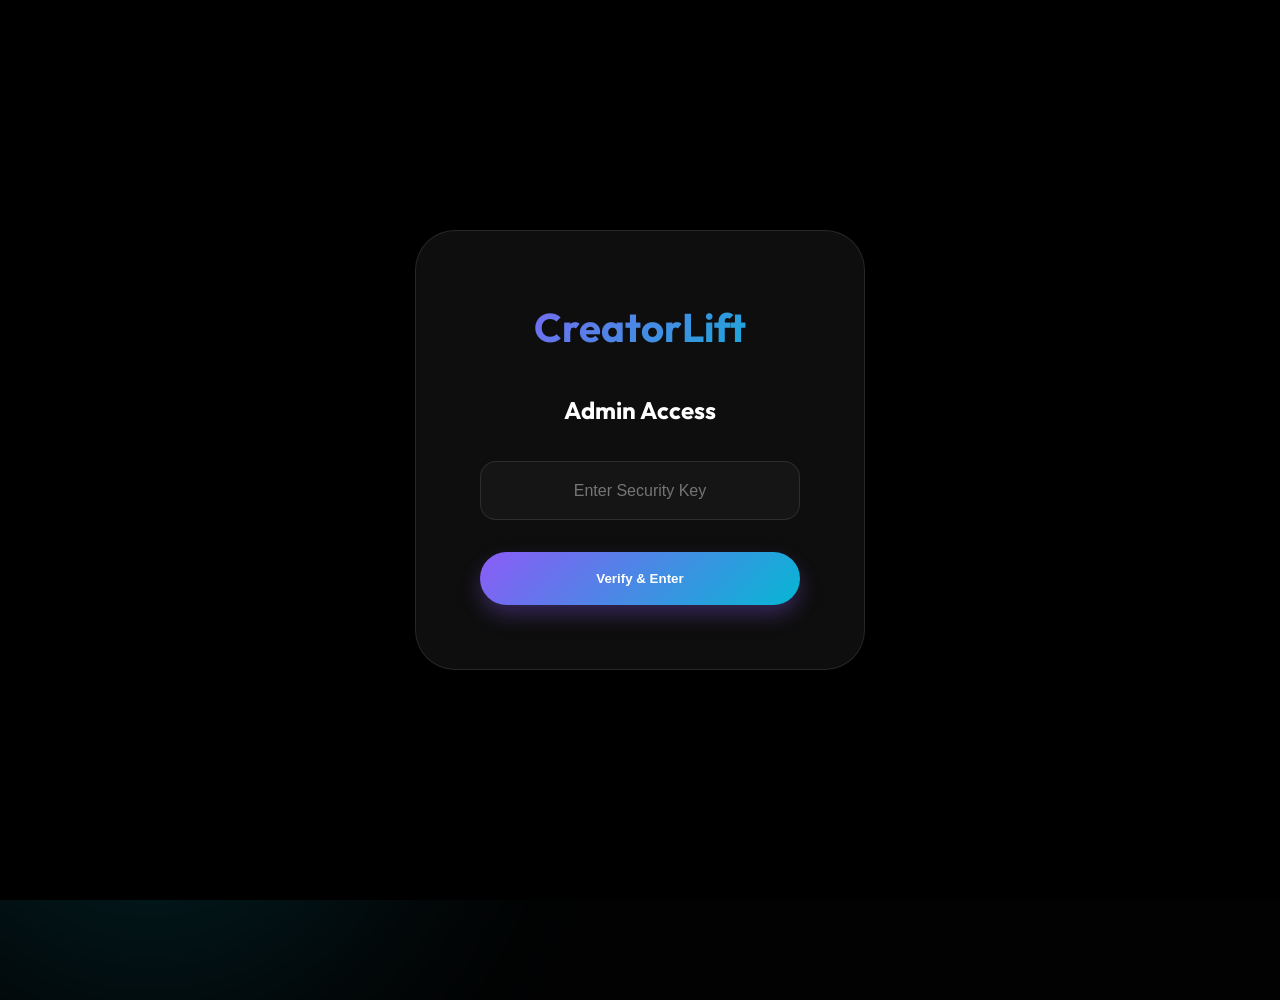
<file: admin.html>
<!DOCTYPE html>
<html lang="en">
<head>
    <meta name="google-adsense-account" content="ca-pub-4998932108087321">
    <meta charset="UTF-8">
    <meta name="viewport" content="width=device-width, initial-scale=1.0">
    <title>CreatorLift Admin | Enterprise Dashboard</title>
    <link rel="stylesheet" href="styles.css">
    <link rel="stylesheet" href="https://cdnjs.cloudflare.com/ajax/libs/font-awesome/6.4.0/css/all.min.css">
    <script async src="https://pagead2.googlesyndication.com/pagead/js/adsbygoogle.js?client=ca-pub-4998932108087321"
     crossorigin="anonymous"></script>
    <link rel="icon" type="image/svg+xml" href="data:image/svg+xml,<svg xmlns='http://www.w3.org/2000/svg' viewBox='0 0 100 100'><rect width='100' height='100' rx='20' fill='url(%23g)'/><defs><linearGradient id='g' x1='0' x2='1' y1='0' y2='1'><stop offset='0' stop-color='%238b5cf6'/><stop offset='1' stop-color='%2306b6d4'/></linearGradient></defs><text y='.75em' x='50%' font-size='60' text-anchor='middle' fill='white' font-family='Outfit' font-weight='bold' dy='.3em'>C</text></svg>">
    <style>
        :root {
            --sidebar-width: 280px;
        }

        body {
            background-color: #020202;
            overflow-x: hidden;
        }

        /* Premium Dashboard Layout */
        .admin-layout {
            display: grid;
            grid-template-columns: var(--sidebar-width) 1fr;
            min-height: 100vh;
        }

        /* Sidebar Glassmorphism */
        .sidebar {
            background: rgba(15, 15, 15, 0.8);
            backdrop-filter: blur(30px);
            border-right: 1px solid var(--glass-border);
            padding: 2.5rem;
            position: sticky;
            top: 0;
            height: 100vh;
            display: flex;
            flex-direction: column;
            z-index: 10;
        }

        .nav-link {
            display: flex;
            align-items: center;
            gap: 15px;
            padding: 1rem 1.2rem;
            color: var(--text-secondary);
            text-decoration: none;
            border-radius: 14px;
            margin-bottom: 0.5rem;
            transition: 0.3s;
            font-weight: 500;
        }

        .nav-link:hover, .nav-link.active {
            background: rgba(139, 92, 246, 0.1);
            color: white;
            box-shadow: inset 0 0 10px rgba(139, 92, 246, 0.1);
        }

        .nav-link i {
            font-size: 1.2rem;
            background: var(--accent-gradient);
            -webkit-background-clip: text;
            -webkit-text-fill-color: transparent;
        }

        /* Main Content Area */
        .main-content {
            padding: 3rem;
            background: radial-gradient(circle at top right, rgba(139, 92, 246, 0.05), transparent);
        }

        /* Stat Cards */
        .stats-grid {
            display: grid;
            grid-template-columns: repeat(auto-fit, minmax(240px, 1fr));
            gap: 2rem;
            margin-bottom: 4rem;
        }

        .stat-card {
            background: var(--bg-card);
            border: 1px solid var(--glass-border);
            padding: 2rem;
            border-radius: 28px;
            position: relative;
            overflow: hidden;
        }

        .stat-card::after {
            content: '';
            position: absolute;
            top: 0;
            left: 0;
            width: 100%;
            height: 4px;
            background: var(--accent-gradient);
            opacity: 0.3;
        }

        .stat-card h4 {
            color: var(--text-secondary);
            font-size: 0.9rem;
            margin-bottom: 1rem;
        }

        .stat-value {
            font-size: 2.2rem;
            font-weight: 700;
            font-family: 'Outfit';
        }

        /* Table Design */
        .data-section {
            background: var(--bg-card);
            border: 1px solid var(--glass-border);
            border-radius: 32px;
            padding: 2rem;
        }

        table {
            width: 100%;
            border-collapse: separate;
            border-spacing: 0 10px;
        }

        th {
            text-align: left;
            padding: 1rem 1.5rem;
            color: var(--text-secondary);
            font-size: 0.8rem;
            text-transform: uppercase;
        }

        tr {
            transition: 0.3s;
        }

        td {
            padding: 1.5rem;
            background: rgba(255,255,255,0.02);
            border-top: 1px solid var(--glass-border);
            border-bottom: 1px solid var(--glass-border);
        }

        td:first-child { border-left: 1px solid var(--glass-border); border-radius: 16px 0 0 16px; }
        td:last-child { border-right: 1px solid var(--glass-border); border-radius: 0 16px 16px 0; }

        .status-pill {
            padding: 6px 14px;
            border-radius: 50px;
            font-size: 0.75rem;
            font-weight: 600;
            display: inline-flex;
            white-space: nowrap;
        }

        .status-active { background: rgba(34, 197, 94, 0.1); color: #22c55e; }
        .status-unpaid { background: rgba(239, 68, 68, 0.1); color: #ef4444; }

        .status-pending_payment { background: rgba(148, 163, 184, 0.12); color: #cbd5e1; }
        .status-paid_pending_review { background: rgba(245, 158, 11, 0.12); color: #f59e0b; }
        .status-approved_for_setup { background: rgba(6, 182, 212, 0.12); color: #06b6d4; }
        .status-rejected_refunded { background: rgba(239, 68, 68, 0.12); color: #ef4444; }
        .status-campaign_active { background: rgba(34, 197, 94, 0.12); color: #22c55e; }
        .status-campaign_completed { background: rgba(139, 92, 246, 0.14); color: #c4b5fd; }

        .action-btn {
            border: 1px solid var(--glass-border);
            color: white;
            background: rgba(255,255,255,0.03);
            border-radius: 10px;
            cursor: pointer;
            font-weight: 700;
            transition: 0.2s;
        }

        .action-btn:hover {
            border-color: var(--primary-glow);
            background: rgba(139, 92, 246, 0.1);
        }

        .admin-controls {
            display: grid;
            grid-template-columns: minmax(220px, 1fr) 220px auto;
            gap: 1rem;
            margin-bottom: 1.5rem;
        }

        .admin-input,
        .admin-select,
        .admin-textarea {
            width: 100%;
            padding: 0.9rem 1rem;
            background: rgba(0,0,0,0.3);
            border: 1px solid var(--glass-border);
            border-radius: 12px;
            color: white;
            font-size: 0.92rem;
        }

        .admin-textarea {
            min-height: 120px;
            resize: vertical;
            font-family: 'Inter', sans-serif;
        }

        .detail-grid {
            display: grid;
            grid-template-columns: 280px 1fr;
            gap: 2rem;
            margin-top: 1.5rem;
        }

        .detail-panel {
            background: rgba(255,255,255,0.03);
            border: 1px solid var(--glass-border);
            border-radius: 24px;
            padding: 2rem;
        }

        .detail-thumb {
            width: 100%;
            border-radius: 18px;
            border: 1px solid var(--glass-border);
            margin-bottom: 1rem;
        }

        .meta-grid {
            display: grid;
            grid-template-columns: repeat(auto-fit, minmax(180px, 1fr));
            gap: 1rem;
            margin: 1.5rem 0;
        }

        .meta-box {
            background: rgba(0,0,0,0.25);
            border: 1px solid var(--glass-border);
            border-radius: 14px;
            padding: 1rem;
            overflow: hidden;
        }

        .meta-box span {
            display: block;
            color: var(--text-secondary);
            font-size: 0.72rem;
            text-transform: uppercase;
            letter-spacing: 1px;
            margin-bottom: 0.35rem;
        }

        .button-row {
            display: flex;
            gap: 0.75rem;
            flex-wrap: wrap;
            margin-top: 1rem;
        }

        .update-log {
            display: grid;
            gap: 0.75rem;
            margin-top: 1rem;
        }

        .update-log-item {
            background: rgba(0,0,0,0.22);
            border: 1px solid var(--glass-border);
            border-radius: 14px;
            padding: 1rem;
            color: var(--text-secondary);
        }

        .table-wrap {
            overflow-x: auto;
        }

        .campaign-row {
            cursor: pointer;
        }

        .campaign-row:hover td {
            background: rgba(139, 92, 246, 0.06);
        }

        /* Login Overlay */
        #loginOverlay {
            position: fixed;
            inset: 0;
            background: #000;
            z-index: 1000;
            display: flex;
            align-items: center;
            justify-content: center;
        }

        .login-card {
            background: var(--bg-card);
            padding: 4rem;
            border-radius: 40px;
            border: 1px solid var(--glass-border);
            text-align: center;
            width: 450px;
        }

        @media (max-width: 900px) {
            .admin-layout {
                grid-template-columns: 1fr;
            }
            .sidebar {
                position: relative;
                width: 100%;
                height: auto;
            }
            .main-content {
                padding: 1.5rem;
            }
            .admin-controls,
            .detail-grid {
                grid-template-columns: 1fr;
            }
        }
    </style>
</head>
<body>
    <div class="blob blob-1"></div>
    <div class="blob blob-2"></div>

    <!-- LOGIN SCREEN -->
    <div id="loginOverlay">
        <div class="login-card">
            <div class="logo" style="font-family: 'Outfit'; font-size: 2.5rem; font-weight: 700; margin-bottom: 2rem; background: var(--accent-gradient); -webkit-background-clip: text; -webkit-text-fill-color: transparent;">CreatorLift</div>
            <h2 style="margin-bottom: 2rem;">Admin Access</h2>
            <input type="password" id="adminPass" placeholder="Enter Security Key" style="width: 100%; padding: 1.2rem; background: rgba(255,255,255,0.03); border: 1px solid var(--glass-border); border-radius: 16px; color: white; margin-bottom: 2rem; font-size: 1rem; text-align: center;">
            <button onclick="login()" class="btn btn-primary" style="width: 100%; padding: 1.2rem;">Verify & Enter</button>
            <p id="loginError" style="color: #ef4444; margin-top: 1.5rem; display: none; font-size: 0.9rem;">Authentication Failed.</p>
        </div>
    </div>

    <!-- MAIN DASHBOARD -->
    <div class="admin-layout" id="mainDashboard" style="display: none;">
        <aside class="sidebar">
            <div class="logo" style="font-family: 'Outfit'; font-size: 1.8rem; font-weight: 700; margin-bottom: 3rem; background: var(--accent-gradient); -webkit-background-clip: text; -webkit-text-fill-color: transparent;">CreatorLift</div>
            
            <nav style="flex-grow: 1;">
                <a href="#" class="nav-link active" onclick="showTab('overview', this)"><i class="fas fa-th-large"></i> Campaigns</a>
                <a href="#" class="nav-link" onclick="showTab('curation', this)"><i class="fas fa-video"></i> Curation Hub</a>
                <a href="#" class="nav-link" onclick="showTab('payments', this)"><i class="fas fa-credit-card"></i> Payment Setup</a>
            </nav>

            <div style="background: rgba(139, 92, 246, 0.1); padding: 1.5rem; border-radius: 20px; border: 1px solid rgba(139, 92, 246, 0.2);">
                <h4 style="font-size: 0.75rem; margin-bottom: 1rem; color: var(--text-secondary);">WORKFLOW</h4>
                <p style="color: var(--text-secondary); font-size: 0.82rem; line-height: 1.6;">Review paid campaigns, approve setup, manage curation, and send customer updates to help creators reach relevant viewers and increase content exposure.</p>
            </div>
        </aside>

        <main class="main-content">
            <div id="tab-overview" class="tab-page">

            <div style="display: flex; justify-content: space-between; align-items: center; margin-bottom: 4rem;">
                <div>
                    <h1 style="font-size: 2.5rem; font-family: 'Outfit';">Campaign Console</h1>
                    <p style="color: var(--text-secondary);">Review payments, approve setup, manage statuses, and update creators.</p>
                </div>
                <button class="action-btn" onclick="loadData()" style="padding: 0.9rem 1.25rem;"><i class="fas fa-sync-alt"></i> Sync Data</button>
            </div>

            <div class="stats-grid">
                <div class="stat-card">
                    <h4>Total Verified Revenue</h4>
                    <div class="stat-value" id="totalRev">NGN 0</div>
                    <div style="font-size: 0.8rem; color: var(--text-secondary); margin-top: 5px;">From verified Paystack payments</div>
                </div>
                <div class="stat-card">
                    <h4>Total Campaigns</h4>
                    <div class="stat-value" id="campaignCount">0</div>
                    <div style="font-size: 0.8rem; color: var(--text-secondary); margin-top: 5px;">All submitted campaigns</div>
                </div>
                <div class="stat-card">
                    <h4>Pending Review</h4>
                    <div class="stat-value" id="pendingReviewCount">0</div>
                    <div style="font-size: 0.8rem; color: var(--text-secondary); margin-top: 5px;">Paid campaigns awaiting admin review</div>
                </div>
                <div class="stat-card">
                    <h4>Curation Approved</h4>
                    <div class="stat-value" id="curationCount">0</div>
                    <div style="font-size: 0.8rem; color: var(--text-secondary); margin-top: 5px;">Visible in the public hub</div>
                </div>
            </div>

            <div class="data-section">
                <div style="display: flex; justify-content: space-between; align-items: center; gap: 1rem; flex-wrap: wrap; margin-bottom: 1.5rem;">
                    <div>
                        <h3 style="font-family: 'Outfit';">Submitted Campaigns</h3>
                        <p style="color: var(--text-secondary); font-size: 0.9rem;">Search by email, video URL, plan, or Paystack reference.</p>
                    </div>
                </div>
                <div class="admin-controls">
                    <input id="campaignSearch" class="admin-input" type="search" placeholder="Search campaigns...">
                    <select id="statusFilter" class="admin-select">
                        <option value="">All statuses</option>
                    </select>
                    <button class="action-btn" onclick="loadData()" style="padding: 0.85rem 1.1rem;">Apply</button>
                </div>
                <div class="table-wrap">
                <table>
                    <thead>
                        <tr>
                            <th>Campaign</th>
                            <th>Plan / Amount</th>
                            <th>Status</th>
                            <th>Curation</th>
                            <th>Control</th>
                        </tr>
                    </thead>
                    <tbody id="adminTableBody">
                        <!-- Data Feed -->
                    </tbody>
                </table>
                </div>
                <div id="campaignDetail" class="detail-panel" style="display: none;"></div>
            </div>
            </div>

            <!-- CURATION TAB -->
            <div id="tab-curation" class="tab-page" style="display: none;">
                <div style="display: flex; justify-content: space-between; align-items: center; gap: 1.5rem; margin-bottom: 2rem; flex-wrap: wrap;">
                    <div>
                        <h1 style="font-family: 'Outfit';">Curation Hub Placements</h1>
                        <p style="color: var(--text-secondary);">Campaigns approved here are pulled into the public curation hub from the database.</p>
                    </div>
                    <button onclick="loadData()" class="action-btn" style="padding: 0.9rem 1.25rem;"><i class="fas fa-sync-alt"></i> Refresh</button>
                </div>

                <div class="data-section">
                    <h3 style="margin-bottom: 1rem; font-family: 'Outfit';">Approved Placements</h3>
                    <div class="table-wrap">
                        <table>
                            <thead>
                                <tr>
                                    <th>Video</th>
                                    <th>Category</th>
                                    <th>Status</th>
                                    <th>Control</th>
                                </tr>
                            </thead>
                            <tbody id="curationTableBody">
                                <!-- Approved curation campaigns -->
                            </tbody>
                        </table>
                    </div>
                </div>

                <div style="display: none;">
                    
                    <div class="card" style="padding: 2.5rem; background: linear-gradient(135deg, rgba(139, 92, 246, 0.05) 0%, rgba(6, 182, 212, 0.05) 100%);">
                        <div style="display: flex; align-items: center; gap: 1rem; margin-bottom: 2rem;">
                            <div style="width: 45px; height: 45px; background: var(--accent-gradient); border-radius: 12px; display: flex; align-items: center; justify-content: center; font-size: 1.2rem;">
                                <i class="fas fa-play"></i>
                            </div>
                            <div>
                                <h3 style="font-family: 'Outfit';">Manual Promotion</h3>
                                <p style="color: var(--text-secondary); font-size: 0.85rem;">Instantly push a video to the network.</p>
                            </div>
                        </div>

                        <div class="form-group" style="margin-bottom: 1.5rem;">
                            <label style="display: block; margin-bottom: 0.5rem; color: var(--text-secondary); font-size: 0.9rem;">Target Video URL</label>
                            <input type="text" id="testVideoUrl" placeholder="https://youtube.com/watch?v=..." style="width: 100%; padding: 1rem; background: rgba(0,0,0,0.3); border: 1px solid var(--glass-border); border-radius: 12px; color: white; font-size: 0.95rem;">
                        </div>
                        
                        <div style="display: flex; gap: 1rem;">
                            <button onclick="runTest()" class="btn btn-primary" style="flex: 1; padding: 1rem;">Activate Now</button>
                        </div>
                    </div>

                    <div class="card" style="padding: 2.5rem; border-color: rgba(239, 68, 68, 0.2);">
                        <div style="display: flex; align-items: center; gap: 1rem; margin-bottom: 2rem;">
                            <div style="width: 45px; height: 45px; background: rgba(239, 68, 68, 0.1); border-radius: 12px; display: flex; align-items: center; justify-content: center; font-size: 1.2rem; color: #ef4444;">
                                <i class="fas fa-undo"></i>
                            </div>
                            <div>
                                <h3 style="font-family: 'Outfit';">Network Reset</h3>
                                <p style="color: var(--text-secondary); font-size: 0.85rem;">Clear current traffic and reset to default.</p>
                            </div>
                        </div>
                        
                        <p style="color: var(--text-secondary); font-size: 0.9rem; margin-bottom: 2rem; line-height: 1.6;">Use this to clear all active promotions and restore the default Agency placeholder content.</p>
                        
                        <button onclick="resetNetwork()" class="action-btn" style="width: 100%; padding: 1rem; border-color: #ef4444; color: #ef4444; font-weight: 600;">Full Network Reset</button>
                    </div>

                </div>
            </div>

            <!-- PAYMENT SETUP TAB -->
            <div id="tab-payments" class="tab-page" style="display: none;">
                <h1 style="font-family: 'Outfit'; margin-bottom: 1rem;">Payment & Resend Configuration</h1>
                <p style="color: var(--text-secondary); margin-bottom: 3rem;">The checkout verifies Paystack payments on the backend and sends notifications through Resend. Configure secrets in environment variables before going live.</p>
                
                <div class="grid" style="grid-template-columns: repeat(auto-fit, minmax(300px, 1fr)); gap: 2rem;">
                    <div class="card" style="padding: 2rem;">
                        <h3 style="margin-bottom: 1rem;">Paystack Secret</h3>
                        <p style="color: var(--text-secondary);">Set <code>PAYSTACK_SECRET_KEY</code> on the server. Payments stay pending until backend verification succeeds.</p>
                    </div>
                    <div class="card" style="padding: 2rem;">
                        <h3 style="margin-bottom: 1rem;">Admin Login</h3>
                        <p style="color: var(--text-secondary);">Set <code>CREATORLIFT_ADMIN_PASSWORD</code> or <code>ADMIN_PASSWORD</code>. Hard-coded admin passwords are no longer used.</p>
                    </div>
                    <div class="card" style="padding: 2rem;">
                        <h3 style="margin-bottom: 1rem;">Resend Email</h3>
                        <p style="color: var(--text-secondary);">Set <code>RESEND_API_KEY</code>, <code>RESEND_FROM_EMAIL</code>, <code>ADMIN_EMAIL</code>, and <code>NEXT_PUBLIC_APP_URL</code>. If Resend fails, campaign actions still complete and the error is logged.</p>
                        <div style="margin-top: 1.25rem;">
                            <input id="testEmailInput" class="admin-input" type="email" placeholder="Send test to email...">
                            <button onclick="sendTestEmail()" class="action-btn" style="padding:0.75rem 1rem; margin-top:0.75rem;">Send Test Email</button>
                            <p id="testEmailResult" style="color: var(--text-secondary); font-size:0.85rem; margin-top:0.75rem;"></p>
                        </div>
                    </div>
                    <div class="card" style="padding: 2rem;">
                        <h3 style="margin-bottom: 1rem;">Supabase Storage</h3>
                        <p style="color: var(--text-secondary);">For Vercel, set <code>SUPABASE_URL</code> and <code>SUPABASE_SERVICE_ROLE_KEY</code>. Without them, CreatorLift falls back to <code>db.json</code>, which is best for local or Render testing.</p>
                    </div>
                </div>
            </div>
        </main>
    </div>

    <script>
        const API_BASE = ''; // Keep browser API calls outside Vercel's /api namespace.

        async function login() {
            const pass = document.getElementById('adminPass').value;
            try {
                const res = await fetch(`${API_BASE}/admin/login`, {
                    method: 'POST',
                    headers: {'Content-Type': 'application/json'},
                    body: JSON.stringify({password: pass})
                });
                if (res.ok) {
                    document.getElementById('loginOverlay').style.display = 'none';
                    document.getElementById('mainDashboard').style.display = 'grid';
                    loadData();
                } else {
                    document.getElementById('loginError').style.display = 'block';
                }
            } catch (e) {
                alert("Server not running! Please run 'python app.py' in your terminal.");
            }
        }

        async function loadData() {
            const res = await fetch(`${API_BASE}/admin/data`);
            const data = await res.json();
            
            document.getElementById('totalRev').textContent = `₦${data.stats.revenue.toLocaleString()}`;
            document.getElementById('activeTarget').textContent = data.active_target;
            document.getElementById('hoursCount').textContent = data.stats.hours.toLocaleString();
            
            const tbody = document.getElementById('adminTableBody');
            tbody.innerHTML = '';
            
            const uniqueCreators = new Set();
            data.orders.forEach(order => {
                if (order.status === 'paid' || order.status === 'active') {
                    uniqueCreators.add(order.email);
                }
                
                const row = `
                    <tr>
                        <td>
                            <div style="font-weight: 600;">${order.email}</div>
                            <div style="font-size: 0.75rem; color: var(--text-secondary); overflow: hidden; text-overflow: ellipsis; max-width: 250px;">${order.video_url}</div>
                        </td>
                        <td>${order.plan}</td>
                        <td><span class="status-pill ${order.status === 'unpaid' ? 'status-unpaid' : 'status-active'}">${order.status}</span></td>
                        <td style="display: flex; gap: 8px;">
                            <button onclick="activateOrder(${order.id})" class="action-btn" style="border-color:var(--primary-glow); padding: 5px 12px;">Activate</button>
                            <button onclick="deleteOrder(${order.id})" class="action-btn" style="border-color:#ef4444; color:#ef4444; padding: 5px 12px;"><i class="fas fa-trash"></i></button>
                        </td>
                    </tr>
                `;
                tbody.insertAdjacentHTML('beforeend', row);
            });
            document.getElementById('creatorsCount').textContent = uniqueCreators.size;
        }

        async function deleteOrder(id) {
            if (!confirm("Are you sure you want to delete this order?")) return;
            const res = await fetch(`${API_BASE}/admin/delete-order`, {
                method: 'POST',
                headers: {'Content-Type': 'application/json'},
                body: JSON.stringify({id: id})
            });
            if (res.ok) loadData();
        }

        async function updateManualStats() {
            const hours = document.getElementById('manualHours').value;
            if (!hours) return;
            
            const res = await fetch(`${API_BASE}/admin/update-stats`, {
                method: 'POST',
                headers: {'Content-Type': 'application/json'},
                body: JSON.stringify({hours: hours})
            });
            
            if (res.ok) {
                document.getElementById('manualHours').value = '';
                loadData();
            }
        }

        async function updateTarget() {
            const handle = document.getElementById('targetInput').value;
            const res = await fetch(`${API_BASE}/admin/update-target`, {
                method: 'POST',
                headers: {'Content-Type': 'application/json'},
                body: JSON.stringify({handle})
            });
            if (res.ok) {
                alert('Network Updated Successfully!');
                loadData();
            } else {
                alert('Could not find channel.');
            }
        }

        async function activateOrder(id) {
            await fetch(`${API_BASE}/admin/activate`, {
                method: 'POST',
                headers: {'Content-Type': 'application/json'},
                body: JSON.stringify({id})
            });
            loadData();
        }

        // --- NEW FEATURES ---
        function showTab(tabName) {
            document.querySelectorAll('.tab-page').forEach(tab => tab.style.display = 'none');
            document.querySelectorAll('.nav-link').forEach(link => link.classList.remove('active'));
            document.getElementById(`tab-${tabName}`).style.display = 'block';
            event.currentTarget.classList.add('active');
        }

        async function runTest() {
            const handle = document.getElementById('testVideoUrl').value;
            if(!handle) return alert("Please enter a Video URL!");
            const res = await fetch(`${API_BASE}/admin/update-target`, {
                method: 'POST',
                headers: {'Content-Type': 'application/json'},
                body: JSON.stringify({handle})
            });
            if (res.ok) {
                alert('🚀 Test Drive Active! Check your website to see your video.');
            } else {
                alert('Test failed. Check URL.');
            }
        }

        async function resetNetwork() {
            if(!confirm("Are you sure you want to reset the network to default?")) return;
            const res = await fetch(`${API_BASE}/admin/reset-network`, {method: 'POST'});
            if(res.ok) {
                alert("Network Reset Successfully!");
                loadData();
            }
        }

        // Ambient Mouse Effect
        document.addEventListener('mousemove', (e) => {
            const blobs = document.querySelectorAll('.blob');
            const x = e.clientX;
            const y = e.clientY;
            blobs.forEach((blob, index) => {
                const speed = (index + 1) * 0.02;
                const dx = (window.innerWidth / 2 - x) * speed;
                const dy = (window.innerHeight / 2 - y) * speed;
                blob.style.transform = `translate(${dx}px, ${dy}px)`;
            });
        });
    </script>
    <script>
        window.campaigns = [];
        window.selectedCampaignId = null;
        window.resendConfig = {};
        window.supabaseConfig = {};
        window.statuses = [
            'pending_payment',
            'paid_pending_review',
            'approved_for_setup',
            'rejected_refunded',
            'campaign_active',
            'campaign_completed'
        ];

        function escapeHtml(value) {
            return String(value || '').replace(/[&<>"']/g, (char) => ({
                '&': '&amp;',
                '<': '&lt;',
                '>': '&gt;',
                '"': '&quot;',
                "'": '&#039;'
            }[char]));
        }

        function statusLabel(status) {
            return String(status || '').replace(/_/g, ' ').replace(/\b\w/g, char => char.toUpperCase());
        }

        function formatMoney(amount) {
            return `NGN ${Number(amount || 0).toLocaleString()}`;
        }

        function populateStatusFilter() {
            const filter = document.getElementById('statusFilter');
            if (!filter || filter.dataset.ready) return;
            window.statuses.forEach(status => {
                const option = document.createElement('option');
                option.value = status;
                option.textContent = statusLabel(status);
                filter.appendChild(option);
            });
            filter.dataset.ready = 'true';
            document.getElementById('campaignSearch').addEventListener('input', () => {
                clearTimeout(window.searchTimer);
                window.searchTimer = setTimeout(loadData, 250);
            });
            filter.addEventListener('change', loadData);
        }

        window.login = async function login() {
            const pass = document.getElementById('adminPass').value;
            try {
                const res = await fetch(`${API_BASE}/admin/login`, {
                    method: 'POST',
                    headers: {'Content-Type': 'application/json'},
                    body: JSON.stringify({password: pass})
                });
                const data = await res.json().catch(() => ({}));
                if (res.ok) {
                    document.getElementById('loginOverlay').style.display = 'none';
                    document.getElementById('mainDashboard').style.display = 'grid';
                    populateStatusFilter();
                    loadData();
                } else {
                    const error = document.getElementById('loginError');
                    error.textContent = data.message || 'Authentication Failed.';
                    error.style.display = 'block';
                }
            } catch (e) {
                alert("Server not running! Please run 'python app.py' in your terminal.");
            }
        };

        window.loadData = async function loadData() {
            populateStatusFilter();
            const q = document.getElementById('campaignSearch')?.value || '';
            const status = document.getElementById('statusFilter')?.value || '';
            const params = new URLSearchParams();
            if (q) params.set('q', q);
            if (status) params.set('status', status);

            const res = await fetch(`${API_BASE}/admin/campaigns?${params.toString()}`);
            if (res.status === 401) {
                document.getElementById('loginOverlay').style.display = 'flex';
                document.getElementById('mainDashboard').style.display = 'none';
                return;
            }
            const data = await res.json();
            window.campaigns = data.campaigns || [];
            window.statuses = data.statuses || window.statuses;
            window.resendConfig = data.resend_config || {};
            window.supabaseConfig = data.supabase_config || {};

            document.getElementById('totalRev').textContent = formatMoney(data.stats?.revenue);
            document.getElementById('campaignCount').textContent = data.stats?.total_campaigns || 0;
            document.getElementById('pendingReviewCount').textContent = data.stats?.pending_review || 0;
            document.getElementById('curationCount').textContent = data.stats?.curation_approved || 0;

            renderCampaignRows();
            renderCurationRows();

            if (window.selectedCampaignId) {
                const selected = window.campaigns.find(c => Number(c.id) === Number(window.selectedCampaignId));
                if (selected) renderCampaignDetail(selected);
            }
        };

        function renderCampaignRows() {
            const tbody = document.getElementById('adminTableBody');
            tbody.innerHTML = '';
            if (!window.campaigns.length) {
                tbody.innerHTML = `
                    <tr>
                        <td colspan="5" style="text-align:center; color: var(--text-secondary); border-radius: 16px;">No campaigns match this filter.</td>
                    </tr>
                `;
                return;
            }

            window.campaigns.forEach(campaign => {
                const row = `
                    <tr class="campaign-row" onclick="viewCampaign(${campaign.id})">
                        <td>
                            <div style="display:flex; align-items:center; gap: 1rem; min-width: 260px;">
                                <img src="${escapeHtml(campaign.thumbnail)}" alt="" style="width: 74px; height: 42px; object-fit: cover; border-radius: 8px; background: #111;">
                                <div>
                                    <div style="font-weight: 700;">${escapeHtml(campaign.email)}</div>
                                    <div style="font-size: 0.75rem; color: var(--text-secondary); max-width: 280px; overflow: hidden; text-overflow: ellipsis; white-space: nowrap;">${escapeHtml(campaign.video_url)}</div>
                                </div>
                            </div>
                        </td>
                        <td>
                            <div>${escapeHtml(campaign.plan)}</div>
                            <div style="font-size:0.8rem; color: var(--text-secondary);">${formatMoney(campaign.amount_paid || campaign.amount_expected)}</div>
                        </td>
                        <td><span class="status-pill status-${escapeHtml(campaign.status)}">${statusLabel(campaign.status)}</span></td>
                        <td>${campaign.curation_approved ? '<span class="status-pill status-campaign_active">Approved</span>' : '<span class="status-pill status-pending_payment">Not listed</span>'}</td>
                        <td>
                            <button onclick="event.stopPropagation(); viewCampaign(${campaign.id})" class="action-btn" style="padding: 0.55rem 0.9rem;">Details</button>
                        </td>
                    </tr>
                `;
                tbody.insertAdjacentHTML('beforeend', row);
            });
        }

        function renderCurationRows() {
            const tbody = document.getElementById('curationTableBody');
            if (!tbody) return;
            const approved = window.campaigns.filter(c => c.curation_approved);
            if (!approved.length) {
                tbody.innerHTML = `
                    <tr>
                        <td colspan="4" style="text-align:center; color: var(--text-secondary); border-radius: 16px;">No curation placements approved yet.</td>
                    </tr>
                `;
                return;
            }
            tbody.innerHTML = approved.map(campaign => `
                <tr>
                    <td>
                        <div style="font-weight:700;">${escapeHtml(campaign.video_title || 'Submitted YouTube Video')}</div>
                        <div style="font-size:0.78rem; color: var(--text-secondary);">${escapeHtml(campaign.email)}</div>
                    </td>
                    <td>${escapeHtml(campaign.curation_category || 'Uncategorized')}</td>
                    <td><span class="status-pill status-${escapeHtml(campaign.status)}">${statusLabel(campaign.status)}</span></td>
                    <td>
                        <button onclick="showTab('overview'); viewCampaign(${campaign.id})" class="action-btn" style="padding: 0.55rem 0.9rem;">Manage</button>
                        <a href="watch.html?campaign=${encodeURIComponent(campaign.tracking_code)}" target="_blank" class="action-btn" style="padding: 0.55rem 0.9rem; display:inline-block; text-decoration:none;">Open</a>
                    </td>
                </tr>
            `).join('');
        }

        window.viewCampaign = async function viewCampaign(id) {
            const res = await fetch(`${API_BASE}/admin/campaigns/${id}`);
            const data = await res.json();
            if (!res.ok || !data.success) {
                alert(data.message || 'Could not load campaign.');
                return;
            }
            window.selectedCampaignId = id;
            renderCampaignDetail(data.campaign);
        };

        function renderCampaignDetail(campaign) {
            const panel = document.getElementById('campaignDetail');
            panel.style.display = 'block';
            const updates = campaign.customer_updates || [];
            const emailActivity = campaign.email_activity || [];
            const latestEmail = emailActivity[emailActivity.length - 1];
            const resendMissing = window.resendConfig?.missing || [];
            const emailWarning = latestEmail && !latestEmail.sent ? latestEmail.error : '';

            // Rules based on plan
            const planRules = {
                'Discovery Campaign': {
                    allowed: ['Basic Campaign Summary'],
                    not_allowed: ['Permanent Curation Hub Approval', 'Curation Placement', 'Detailed Strategy Review', 'Optimization Recommendations'],
                    curation: 'Curation consideration only (Do not automatically approve permanent or priority placement)'
                },
                'Starter Campaign': {
                    allowed: ['Curation Listing (Standard)', 'Campaign Performance Summary'],
                    not_allowed: ['Priority Curation Placement', 'Detailed Strategy Review', 'Optimization Recommendations'],
                    curation: 'Standard curation listing'
                },
                'Growth Accelerator': {
                    allowed: ['Priority Curation Consideration', 'Performance Summary', 'Optimization Recommendations'],
                    not_allowed: ['Permanent Curation Placement', 'Detailed Strategy Review'],
                    curation: 'Priority curation consideration'
                },
                'Professional Campaign': {
                    allowed: ['Priority Curation Placement', 'Performance Reporting', 'Optimization Recommendations'],
                    not_allowed: ['Extended Curation Placement', 'Strategy Review'],
                    curation: 'Priority curation placement'
                },
                'Agency Partnership': {
                    allowed: ['Full Campaign Planning', 'Extended Curation Placement', 'Detailed Performance Report', 'Strategy Review'],
                    not_allowed: [],
                    curation: 'Extended curation placement (Managed)'
                }
            };

            const rule = planRules[campaign.plan] || planRules['Discovery Campaign'];
            const allowedMarkup = rule.allowed.map(a => `<li><i class="fas fa-check" style="color:#22c55e;"></i> ${a}</li>`).join('');
            const notAllowedMarkup = rule.not_allowed.map(na => `<li><i class="fas fa-times" style="color:#ef4444;"></i> ${na}</li>`).join('');

            panel.innerHTML = `
                <div style="display:flex; justify-content:space-between; gap:1rem; flex-wrap:wrap; align-items:center; border-bottom:1px solid var(--glass-border); padding-bottom:1.5rem; margin-bottom:2rem;">
                    <div>
                        <div style="display:inline-block; font-size:0.75rem; font-weight:800; background:var(--accent-gradient); -webkit-background-clip:text; -webkit-text-fill-color:transparent; border:1px solid var(--glass-border); padding:0.25rem 0.6rem; border-radius:999px; margin-bottom:0.5rem;">
                            ${escapeHtml(campaign.plan_badge || 'ACTIVE')}
                        </div>
                        <h3 style="font-family:'Outfit'; font-size:1.8rem; margin:0;">Campaign #${campaign.id}</h3>
                        <span class="status-pill status-${escapeHtml(campaign.status)}" style="margin-top:0.5rem; display:inline-block;">${statusLabel(campaign.status)}</span>
                        ${emailWarning ? `<div style="margin-top:0.75rem; color:#f59e0b; font-size:0.9rem;">Email warning: ${escapeHtml(emailWarning)}</div>` : ''}
                        ${resendMissing.length ? `<div style="margin-top:0.75rem; color:#f59e0b; font-size:0.9rem;">Resend config missing: ${escapeHtml(resendMissing.join(', '))}</div>` : ''}
                    </div>
                    <div class="button-row" style="margin-top:0;">
                        <a href="${escapeHtml(campaign.video_url)}" target="_blank" class="action-btn" style="padding:0.7rem 1.2rem; text-decoration:none; display:inline-flex; align-items:center; gap:0.5rem;"><i class="fab fa-youtube"></i> Open Video</a>
                        <a href="${escapeHtml(campaign.tracking_url)}" target="_blank" class="action-btn" style="padding:0.7rem 1.2rem; text-decoration:none; display:inline-flex; align-items:center; gap:0.5rem;"><i class="fas fa-location-dot"></i> Tracking Page</a>
                    </div>
                </div>

                <div class="detail-grid">
                    <div>
                        <img class="detail-thumb" src="${escapeHtml(campaign.thumbnail)}" alt="" style="width:100%; aspect-ratio:16/9; object-fit:cover; border-radius:16px; border:1px solid var(--glass-border); margin-bottom:1.5rem;">
                        <div class="button-row" style="display:grid; grid-template-columns: repeat(auto-fit, minmax(130px, 1fr)); gap:0.5rem;">
                            <button onclick="setCampaignStatus(${campaign.id}, 'approved_for_setup')" class="action-btn" style="padding:0.7rem 1rem;">Approve Setup</button>
                            <button onclick="rejectCampaign(${campaign.id})" class="action-btn" style="padding:0.7rem 1rem; border-color:#ef4444; color:#ef4444;">Reject / Refund</button>
                            <button onclick="setCampaignStatus(${campaign.id}, 'campaign_active')" class="action-btn" style="padding:0.7rem 1rem;">Mark Active</button>
                            <button onclick="setCampaignStatus(${campaign.id}, 'campaign_completed')" class="action-btn" style="padding:0.7rem 1rem;">Complete</button>
                        </div>
                    </div>
                    <div>
                        <div class="meta-grid" style="margin-top:0;">
                            <div class="meta-box" style="border-left: 4px solid var(--primary-glow);"><span>Customer Email</span><strong style="font-size:1.05rem;">${escapeHtml(campaign.email)}</strong></div>
                            <div class="meta-box" style="border-left: 4px solid var(--secondary-glow);"><span>Selected Plan</span><strong style="font-size:1.05rem;">${escapeHtml(campaign.plan)}</strong></div>
                            <div class="meta-box" style="border-left: 4px solid #22c55e;"><span>Amount Paid</span><strong style="font-size:1.05rem;">${formatMoney(campaign.amount_paid)}</strong></div>
                            <div class="meta-box"><span>Paystack Reference</span><code style="display:block; margin-top:0.25rem; font-size:0.85rem;">${escapeHtml(campaign.paystack_reference || 'Not verified')}</code></div>
                            <div class="meta-box"><span>YouTube Video ID</span><code>${escapeHtml(campaign.video_id)}</code></div>
                            <div class="meta-box"><span>Duration Goal</span><strong>${escapeHtml(campaign.campaign_duration || (campaign.promotion_duration_days + ' days'))}</strong></div>
                        </div>

                        <!-- Deliverables Scope Section -->
                        <div style="background:rgba(255,255,255,0.02); border:1px solid var(--glass-border); border-radius:18px; padding:1.5rem; margin-bottom:2rem;">
                            <h4 style="font-family:'Outfit'; font-size:1.1rem; margin-top:0; margin-bottom:1rem; color:var(--primary-glow);">Plan Scope & Curation Rules</h4>
                            <div style="display:grid; grid-template-columns: repeat(auto-fit, minmax(220px, 1fr)); gap:1.5rem;">
                                <div>
                                    <h5 style="margin:0 0 0.5rem; color:#fff;">Allowed / Included</h5>
                                    <ul style="list-style:none; padding:0; margin:0; font-size:0.85rem; color:var(--text-secondary); display:grid; gap:0.4rem;">
                                        ${allowedMarkup}
                                    </ul>
                                </div>
                                <div>
                                    <h5 style="margin:0 0 0.5rem; color:#fff;">Not Included</h5>
                                    <ul style="list-style:none; padding:0; margin:0; font-size:0.85rem; color:var(--text-secondary); display:grid; gap:0.4rem;">
                                        ${notAllowedMarkup.length ? notAllowedMarkup : '<li>None</li>'}
                                    </ul>
                                </div>
                            </div>
                            <div style="margin-top:1rem; padding-top:1rem; border-top:1px dashed var(--glass-border); font-size:0.85rem; color:var(--text-secondary);">
                                <strong>Curation Policy:</strong> ${escapeHtml(rule.curation)}
                            </div>
                        </div>

                        <!-- Visually Separated Notes and Update Blocks -->
                        <div style="display:grid; grid-template-columns: repeat(auto-fit, minmax(280px, 1fr)); gap:1.5rem; margin-bottom:2rem;">
                            <div style="background:rgba(255,255,255,0.02); border:1px solid var(--glass-border); border-radius:18px; padding:1.5rem;">
                                <h4 style="font-family:'Outfit'; font-size:1.1rem; margin-top:0; margin-bottom:0.75rem;"><i class="fas fa-clipboard"></i> Admin Notes (Internal)</h4>
                                <textarea id="adminNotes" class="admin-textarea" style="height:120px; font-size:0.9rem;">${escapeHtml(campaign.admin_notes)}</textarea>
                                <div style="display:flex; gap:0.5rem; margin-top:0.75rem;">
                                    <button onclick="saveAdminNotes(${campaign.id})" class="action-btn" style="padding:0.6rem 1rem; font-size:0.85rem;">Save Notes</button>
                                    <button onclick="verifyPayment(${campaign.id})" class="action-btn" style="padding:0.6rem 1rem; font-size:0.85rem;">Verify Paystack</button>
                                </div>
                            </div>

                            <div style="background:rgba(139, 92, 246, 0.05); border:1px solid rgba(139, 92, 246, 0.2); border-radius:18px; padding:1.5rem;">
                                <h4 style="font-family:'Outfit'; font-size:1.1rem; margin-top:0; margin-bottom:0.75rem;"><i class="fas fa-bullhorn"></i> Customer Update (Public)</h4>
                                <textarea id="customerUpdate" class="admin-textarea" style="height:120px; font-size:0.9rem;" placeholder="Write an update the customer can see on the tracking page..."></textarea>
                                <div style="display:flex; gap:0.5rem; margin-top:0.75rem;">
                                    <button onclick="addCustomerUpdate(${campaign.id})" class="action-btn" style="padding:0.6rem 1rem; font-size:0.85rem;">Send Update</button>
                                    <button onclick="resendUpdateEmail(${campaign.id})" class="action-btn" style="padding:0.6rem 1rem; font-size:0.85rem;">Resend Email</button>
                                </div>
                            </div>
                        </div>

                        <!-- Curation Control Card -->
                        <div style="background:rgba(255,255,255,0.02); border:1px solid var(--glass-border); border-radius:18px; padding:1.5rem; margin-bottom:2rem;">
                            <h4 style="font-family:'Outfit'; font-size:1.1rem; margin-top:0; margin-bottom:1rem;"><i class="fas fa-video"></i> Curation Hub Listing</h4>
                            <div style="display:grid; grid-template-columns: repeat(auto-fit, minmax(240px, 1fr)); gap:1.5rem; align-items:center;">
                                <label style="display:flex; align-items:center; gap:0.6rem; color:var(--text-secondary); cursor:pointer;">
                                    <input type="checkbox" id="curationApproved" ${campaign.curation_approved ? 'checked' : ''} style="width:18px; height:18px;">
                                    <strong>Listed in Curation Network</strong>
                                </label>
                                <div>
                                    <label style="display:block; font-size:0.75rem; color:var(--text-secondary); margin-bottom:0.25rem;">Listing Category</label>
                                    <input id="curationCategory" class="admin-input" placeholder="e.g. Gaming, Tech, Music" value="${escapeHtml(campaign.curation_category)}" style="margin:0;">
                                </div>
                            </div>
                            <button onclick="saveCuration(${campaign.id})" class="action-btn primary" style="padding:0.65rem 1.2rem; font-size:0.85rem; margin-top:1rem; border:0; background:var(--accent-gradient);">Save Curation Settings</button>
                        </div>

                        <div style="margin-top:2rem;">
                            <h4 style="margin-bottom:0.75rem;">Customer Updates History</h4>
                            <div class="update-log">
                                ${updates.length ? updates.map(update => `
                                    <div class="update-log-item">
                                        <strong>${escapeHtml(new Date(update.created_at).toLocaleString())}</strong>
                                        <p style="margin-top:0.4rem;">${escapeHtml(update.message)}</p>
                                    </div>
                                `).join('') : '<div class="update-log-item">No customer-facing updates yet.</div>'}
                            </div>
                        </div>

                        <div style="margin-top:2rem;">
                            <h4 style="margin-bottom:0.75rem;">Email Notification History</h4>
                            <div class="update-log">
                                ${emailActivity.length ? emailActivity.slice().reverse().map(item => `
                                    <div class="update-log-item">
                                        <strong>${escapeHtml(item.sent ? 'Sent' : 'Failed')} - ${escapeHtml(item.event || item.subject)}</strong>
                                        <p style="margin-top:0.35rem;">To: ${escapeHtml(item.to || '')}</p>
                                        <p style="margin-top:0.35rem;">${escapeHtml(item.created_at ? new Date(item.created_at).toLocaleString() : '')}</p>
                                        ${item.provider_id ? `<p style="margin-top:0.35rem;">Resend ID: ${escapeHtml(item.provider_id)}</p>` : ''}
                                        ${item.error ? `<p style="margin-top:0.35rem; color:#f59e0b;">${escapeHtml(item.error)}</p>` : ''}
                                    </div>
                                `).join('') : '<div class="update-log-item">No email activity yet.</div>'}
                            </div>
                        </div>
                    </div>
                </div>
            `;
            panel.scrollIntoView({behavior: 'smooth', block: 'start'});
        }

        window.setCampaignStatus = async function setCampaignStatus(id, status, reason = '') {
            const res = await fetch(`${API_BASE}/admin/campaigns/${id}/status`, {
                method: 'POST',
                headers: {'Content-Type': 'application/json'},
                body: JSON.stringify({status, reason})
            });
            const data = await res.json();
            if (!res.ok || !data.success) return alert(data.message || 'Could not update status.');
            renderCampaignDetail(data.campaign);
            loadData();
        };

        window.rejectCampaign = function rejectCampaign(id) {
            const reason = prompt('Reason shown to customer:', 'Campaign was not eligible for promotion.');
            if (reason === null) return;
            setCampaignStatus(id, 'rejected_refunded', reason);
        };

        window.saveAdminNotes = async function saveAdminNotes(id) {
            const admin_notes = document.getElementById('adminNotes').value;
            const res = await fetch(`${API_BASE}/admin/campaigns/${id}/notes`, {
                method: 'POST',
                headers: {'Content-Type': 'application/json'},
                body: JSON.stringify({admin_notes})
            });
            const data = await res.json();
            if (!res.ok || !data.success) return alert(data.message || 'Could not save notes.');
            renderCampaignDetail(data.campaign);
            loadData();
        };

        window.addCustomerUpdate = async function addCustomerUpdate(id) {
            const message = document.getElementById('customerUpdate').value;
            const res = await fetch(`${API_BASE}/admin/campaigns/${id}/updates`, {
                method: 'POST',
                headers: {'Content-Type': 'application/json'},
                body: JSON.stringify({message, send_email: true})
            });
            const data = await res.json();
            if (!res.ok || !data.success) return alert(data.message || 'Could not add update.');
            renderCampaignDetail(data.campaign);
            loadData();
        };

        window.resendUpdateEmail = async function resendUpdateEmail(id) {
            const message = document.getElementById('customerUpdate').value;
            const res = await fetch(`${API_BASE}/admin/campaigns/${id}/resend-email`, {
                method: 'POST',
                headers: {'Content-Type': 'application/json'},
                body: JSON.stringify({message})
            });
            const data = await res.json();
            if (!res.ok || !data.success) return alert(data.message || 'Could not resend update email.');
            renderCampaignDetail(data.campaign);
            loadData();
            if (data.warning) {
                alert(`Email was logged but not sent: ${data.warning}`);
            }
        };

        window.sendTestEmail = async function sendTestEmail() {
            const email = document.getElementById('testEmailInput').value;
            const result = document.getElementById('testEmailResult');
            result.textContent = 'Sending test email...';
            const res = await fetch(`${API_BASE}/admin/test-email`, {
                method: 'POST',
                headers: {'Content-Type': 'application/json'},
                body: JSON.stringify({email})
            });
            const data = await res.json();
            result.textContent = data.message || (data.success ? 'Test email sent.' : 'Test email failed.');
            result.style.color = data.success ? '#22c55e' : '#f59e0b';
        };

        window.saveCuration = async function saveCuration(id) {
            const approved = document.getElementById('curationApproved').checked;
            const category = document.getElementById('curationCategory').value;
            const res = await fetch(`${API_BASE}/admin/campaigns/${id}/curation`, {
                method: 'POST',
                headers: {'Content-Type': 'application/json'},
                body: JSON.stringify({approved, category})
            });
            const data = await res.json();
            if (!res.ok || !data.success) return alert(data.message || 'Could not save curation settings.');
            renderCampaignDetail(data.campaign);
            loadData();
        };

        window.verifyPayment = async function verifyPayment(id) {
            const reference = prompt('Paystack reference to verify (leave blank to use saved reference):', '');
            const res = await fetch(`${API_BASE}/admin/campaigns/${id}/verify-payment`, {
                method: 'POST',
                headers: {'Content-Type': 'application/json'},
                body: JSON.stringify({reference})
            });
            const data = await res.json();
            if (!res.ok || !data.success) return alert(data.message || 'Could not verify payment.');
            renderCampaignDetail(data.campaign);
            loadData();
        };

        window.showTab = function showTab(tabName, link) {
            document.querySelectorAll('.tab-page').forEach(tab => tab.style.display = 'none');
            document.querySelectorAll('.nav-link').forEach(item => item.classList.remove('active'));
            document.getElementById(`tab-${tabName}`).style.display = 'block';
            if (link) {
                link.classList.add('active');
            } else {
                const fallback = Array.from(document.querySelectorAll('.nav-link')).find(item => item.textContent.toLowerCase().includes(tabName === 'overview' ? 'campaign' : tabName));
                if (fallback) fallback.classList.add('active');
            }
        };
    </script>
    <footer style="text-align:center; color:rgba(255,255,255,0.25); font-size:0.82rem; padding:1.5rem 1rem;">Creatorlift By The Acountant</footer>
</body>
</html>
</file>
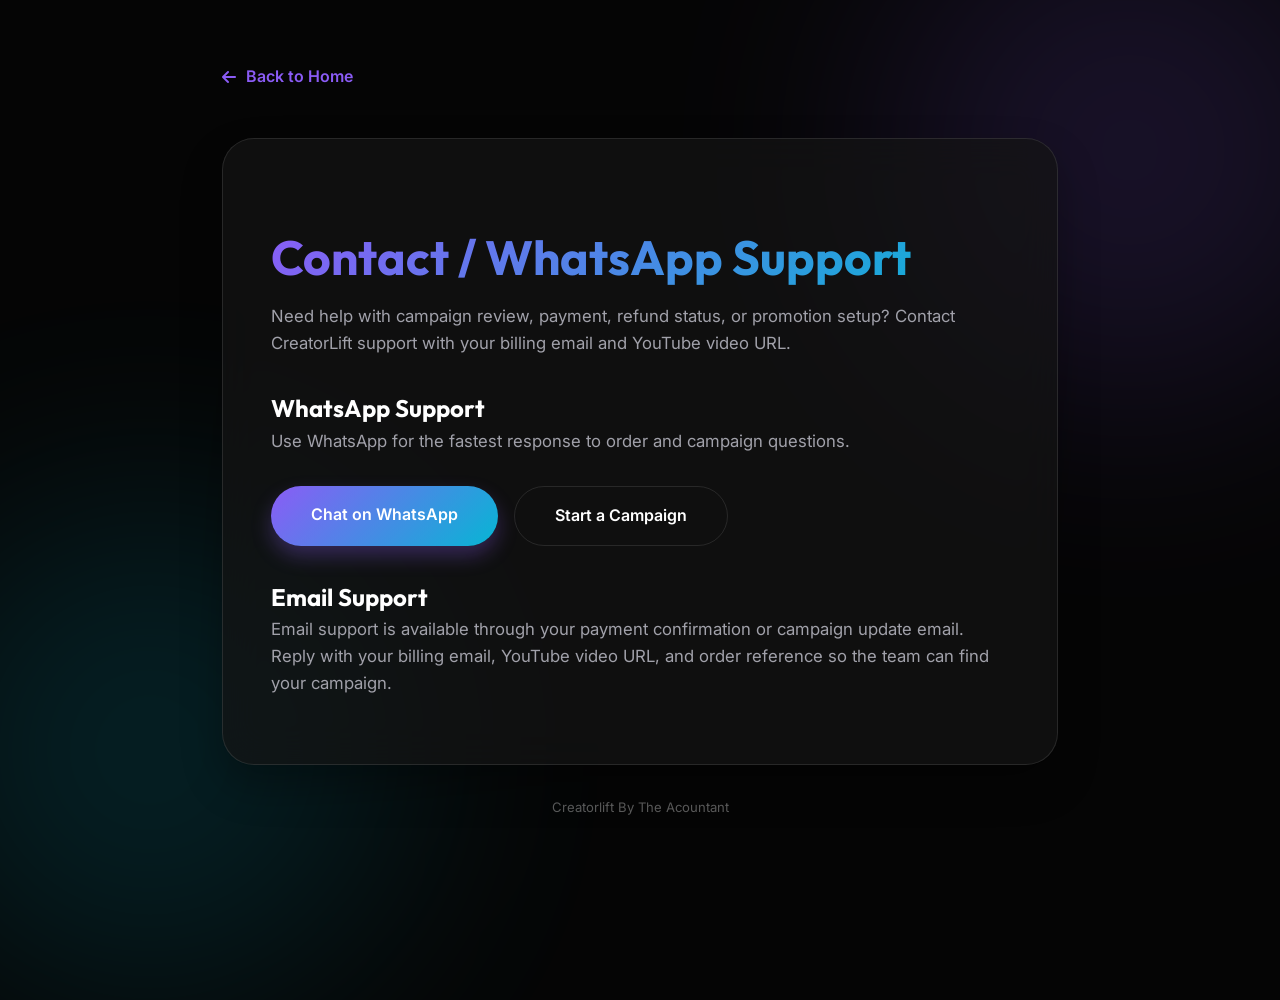
<file: contact.html>
<!DOCTYPE html>
<html lang="en">
<head>
    <meta name="google-adsense-account" content="ca-pub-4998932108087321">
    <meta charset="UTF-8">
    <meta name="viewport" content="width=device-width, initial-scale=1.0">
    <title>Contact / WhatsApp Support | CreatorLift</title>
    <link rel="stylesheet" href="styles.css">
    <link rel="stylesheet" href="https://cdnjs.cloudflare.com/ajax/libs/font-awesome/6.4.0/css/all.min.css">
    <style>
        body {
            background-color: var(--bg-color);
            color: var(--text-primary);
            font-family: 'Inter', sans-serif;
            padding: 4rem 2rem;
            max-width: 900px;
            margin: 0 auto;
        }
        .legal-container {
            background: var(--bg-card);
            backdrop-filter: blur(20px);
            border: 1px solid var(--glass-border);
            padding: 3rem;
            border-radius: 32px;
            box-shadow: 0 20px 40px rgba(0,0,0,0.3);
        }
        h1, h2 { font-family: 'Outfit'; margin-top: 2rem; }
        h1 {
            background: var(--accent-gradient);
            -webkit-background-clip: text;
            -webkit-text-fill-color: transparent;
            font-size: 3rem;
            margin-bottom: 0.5rem;
        }
        p { color: var(--text-secondary); margin-bottom: 1.2rem; font-size: 1.05rem; }
        .back-link {
            display: inline-flex;
            align-items: center;
            gap: 10px;
            margin-bottom: 3rem;
            color: var(--primary-glow);
            text-decoration: none;
            font-weight: 600;
        }
        .back-link:hover { text-decoration: underline; }
        .support-actions {
            display: flex;
            flex-wrap: wrap;
            gap: 1rem;
            margin-top: 2rem;
        }
    </style>
</head>
<body>
    <div class="blob blob-1"></div>
    <div class="blob blob-2"></div>

    <a href="index.html" class="back-link"><i class="fas fa-arrow-left"></i> Back to Home</a>

    <div class="legal-container">
        <h1>Contact / WhatsApp Support</h1>
        <p>Need help with campaign review, payment, refund status, or promotion setup? Contact CreatorLift support with your billing email and YouTube video URL.</p>

        <h2>WhatsApp Support</h2>
        <p>Use WhatsApp for the fastest response to order and campaign questions.</p>
        <div class="support-actions">
            <a href="https://wa.me/2347061100754?text=Hi%20CreatorLift!%20I%20need%20support%20with%20my%20campaign." target="_blank" class="btn btn-primary">Chat on WhatsApp</a>
            <a href="index.html#join" class="btn" style="border: 1px solid var(--glass-border); color: white;">Start a Campaign</a>
        </div>

        <h2>Email Support</h2>
        <p>Email support is available through your payment confirmation or campaign update email. Reply with your billing email, YouTube video URL, and order reference so the team can find your campaign.</p>
    </div>
    <p style="text-align:center; color:rgba(255,255,255,0.35); font-size:0.82rem; margin-top:2rem; padding-bottom:2rem;">Creatorlift By The Acountant</p>
</body>
</html>
</file>
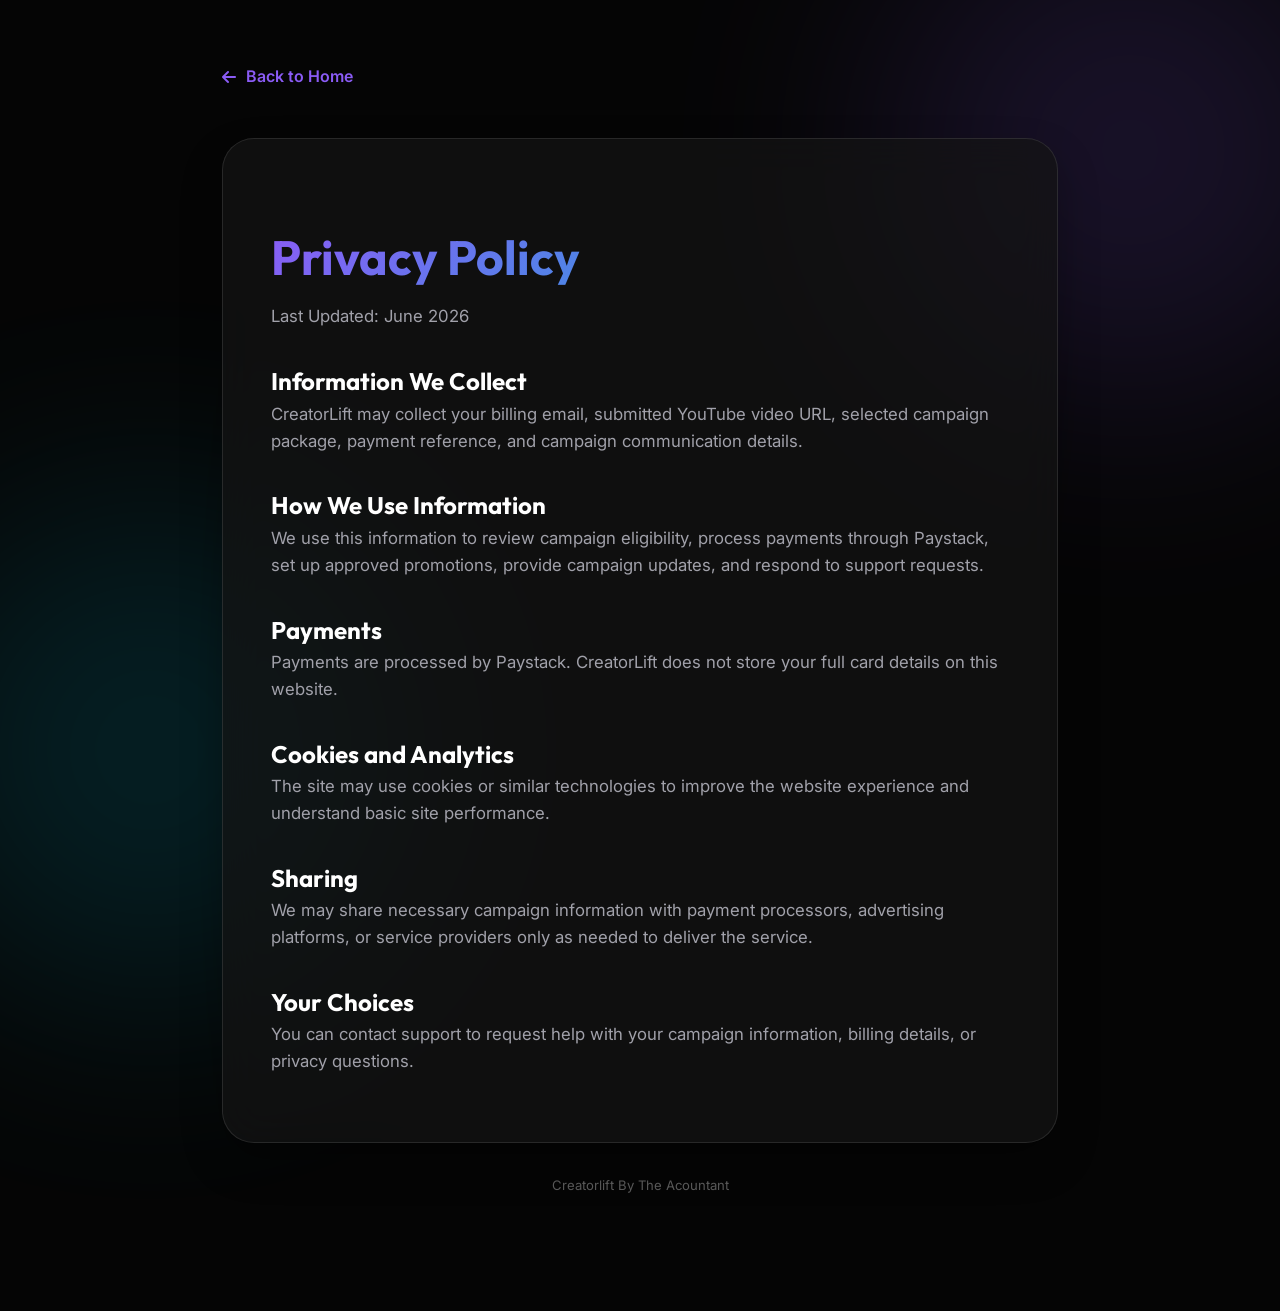
<file: privacy.html>
<!DOCTYPE html>
<html lang="en">
<head>
    <meta name="google-adsense-account" content="ca-pub-4998932108087321">
    <meta charset="UTF-8">
    <meta name="viewport" content="width=device-width, initial-scale=1.0">
    <title>Privacy Policy | CreatorLift</title>
    <link rel="stylesheet" href="styles.css">
    <link rel="stylesheet" href="https://cdnjs.cloudflare.com/ajax/libs/font-awesome/6.4.0/css/all.min.css">
    <style>
        body {
            background-color: var(--bg-color);
            color: var(--text-primary);
            font-family: 'Inter', sans-serif;
            padding: 4rem 2rem;
            max-width: 900px;
            margin: 0 auto;
        }
        .legal-container {
            background: var(--bg-card);
            backdrop-filter: blur(20px);
            border: 1px solid var(--glass-border);
            padding: 3rem;
            border-radius: 32px;
            box-shadow: 0 20px 40px rgba(0,0,0,0.3);
        }
        h1, h2 { font-family: 'Outfit'; margin-top: 2rem; }
        h1 {
            background: var(--accent-gradient);
            -webkit-background-clip: text;
            -webkit-text-fill-color: transparent;
            font-size: 3rem;
            margin-bottom: 0.5rem;
        }
        p, li { color: var(--text-secondary); margin-bottom: 1.2rem; font-size: 1.05rem; }
        ul { padding-left: 1.4rem; }
        .back-link {
            display: inline-flex;
            align-items: center;
            gap: 10px;
            margin-bottom: 3rem;
            color: var(--primary-glow);
            text-decoration: none;
            font-weight: 600;
        }
        .back-link:hover { text-decoration: underline; }
    </style>
</head>
<body>
    <div class="blob blob-1"></div>
    <div class="blob blob-2"></div>

    <a href="index.html" class="back-link"><i class="fas fa-arrow-left"></i> Back to Home</a>

    <div class="legal-container">
        <h1>Privacy Policy</h1>
        <p>Last Updated: June 2026</p>

        <h2>Information We Collect</h2>
        <p>CreatorLift may collect your billing email, submitted YouTube video URL, selected campaign package, payment reference, and campaign communication details.</p>

        <h2>How We Use Information</h2>
        <p>We use this information to review campaign eligibility, process payments through Paystack, set up approved promotions, provide campaign updates, and respond to support requests.</p>

        <h2>Payments</h2>
        <p>Payments are processed by Paystack. CreatorLift does not store your full card details on this website.</p>

        <h2>Cookies and Analytics</h2>
        <p>The site may use cookies or similar technologies to improve the website experience and understand basic site performance.</p>

        <h2>Sharing</h2>
        <p>We may share necessary campaign information with payment processors, advertising platforms, or service providers only as needed to deliver the service.</p>

        <h2>Your Choices</h2>
        <p>You can contact support to request help with your campaign information, billing details, or privacy questions.</p>
    </div>
    <p style="text-align:center; color:rgba(255,255,255,0.35); font-size:0.82rem; margin-top:2rem; padding-bottom:2rem;">Creatorlift By The Acountant</p>
</body>
</html>
</file>
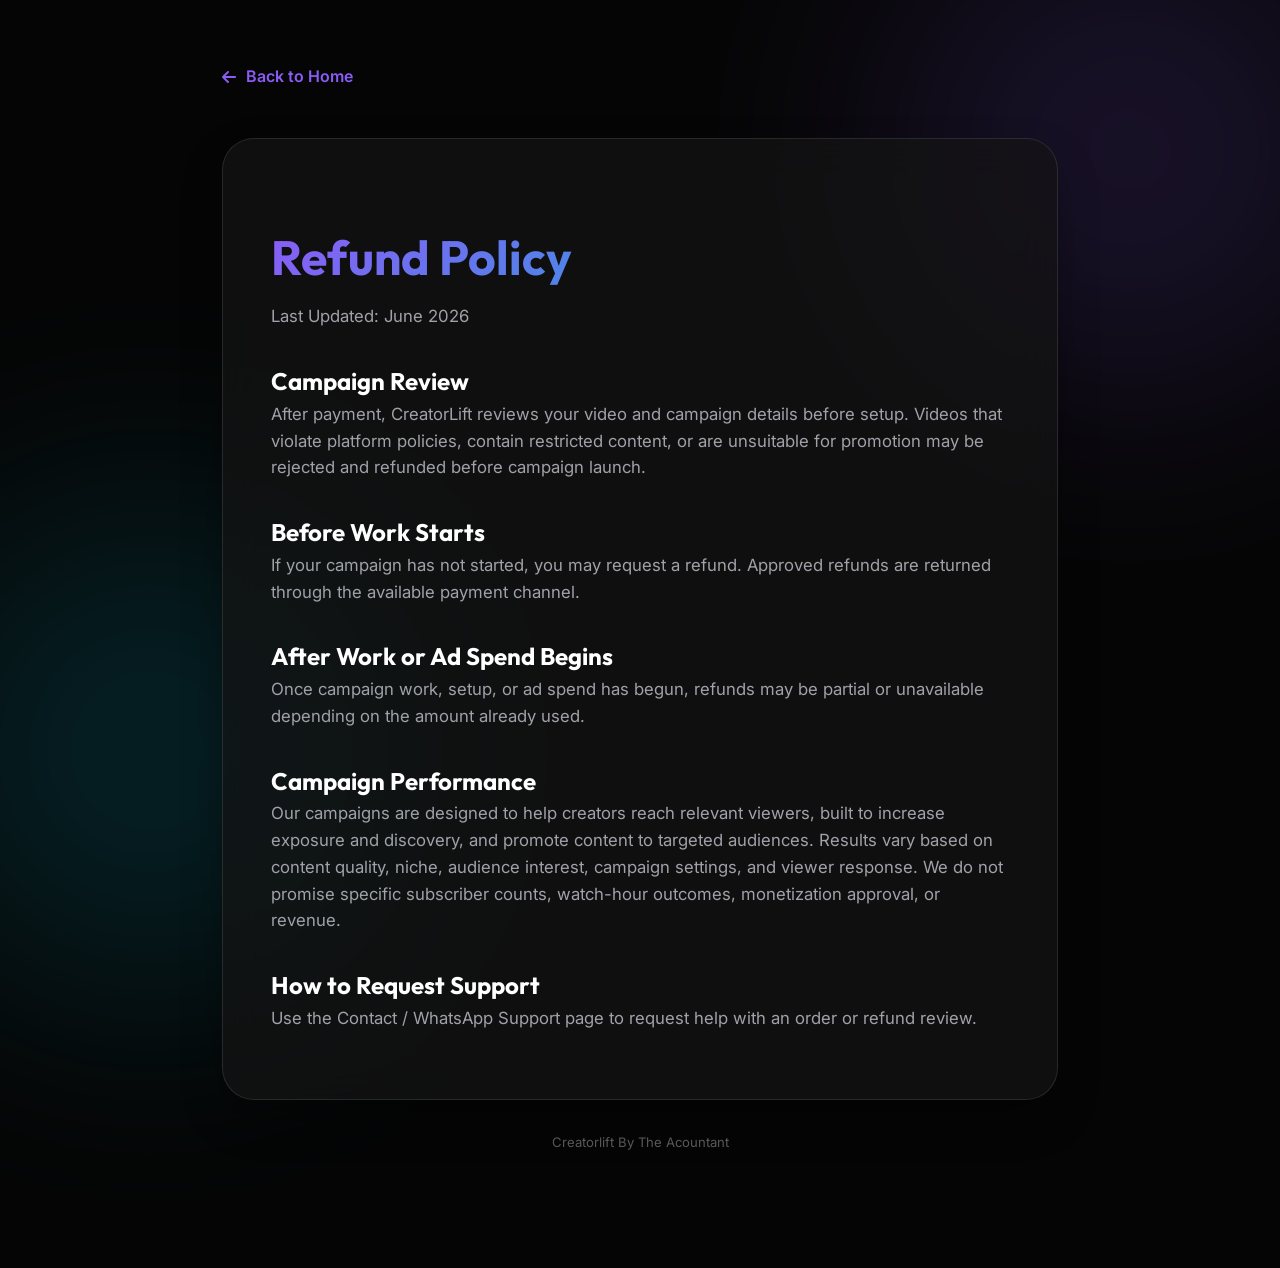
<file: refund.html>
<!DOCTYPE html>
<html lang="en">
<head>
    <meta name="google-adsense-account" content="ca-pub-4998932108087321">
    <meta charset="UTF-8">
    <meta name="viewport" content="width=device-width, initial-scale=1.0">
    <title>Refund Policy | CreatorLift</title>
    <link rel="stylesheet" href="styles.css">
    <link rel="stylesheet" href="https://cdnjs.cloudflare.com/ajax/libs/font-awesome/6.4.0/css/all.min.css">
    <style>
        body {
            background-color: var(--bg-color);
            color: var(--text-primary);
            font-family: 'Inter', sans-serif;
            padding: 4rem 2rem;
            max-width: 900px;
            margin: 0 auto;
        }
        .legal-container {
            background: var(--bg-card);
            backdrop-filter: blur(20px);
            border: 1px solid var(--glass-border);
            padding: 3rem;
            border-radius: 32px;
            box-shadow: 0 20px 40px rgba(0,0,0,0.3);
        }
        h1, h2 { font-family: 'Outfit'; margin-top: 2rem; }
        h1 {
            background: var(--accent-gradient);
            -webkit-background-clip: text;
            -webkit-text-fill-color: transparent;
            font-size: 3rem;
            margin-bottom: 0.5rem;
        }
        p, li { color: var(--text-secondary); margin-bottom: 1.2rem; font-size: 1.05rem; }
        ul { padding-left: 1.4rem; }
        .back-link {
            display: inline-flex;
            align-items: center;
            gap: 10px;
            margin-bottom: 3rem;
            color: var(--primary-glow);
            text-decoration: none;
            font-weight: 600;
        }
        .back-link:hover { text-decoration: underline; }
    </style>
</head>
<body>
    <div class="blob blob-1"></div>
    <div class="blob blob-2"></div>

    <a href="index.html" class="back-link"><i class="fas fa-arrow-left"></i> Back to Home</a>

    <div class="legal-container">
        <h1>Refund Policy</h1>
        <p>Last Updated: June 2026</p>

        <h2>Campaign Review</h2>
        <p>After payment, CreatorLift reviews your video and campaign details before setup. Videos that violate platform policies, contain restricted content, or are unsuitable for promotion may be rejected and refunded before campaign launch.</p>

        <h2>Before Work Starts</h2>
        <p>If your campaign has not started, you may request a refund. Approved refunds are returned through the available payment channel.</p>

        <h2>After Work or Ad Spend Begins</h2>
        <p>Once campaign work, setup, or ad spend has begun, refunds may be partial or unavailable depending on the amount already used.</p>

        <h2>Campaign Performance</h2>
        <p>Our campaigns are designed to help creators reach relevant viewers, built to increase exposure and discovery, and promote content to targeted audiences. Results vary based on content quality, niche, audience interest, campaign settings, and viewer response. We do not promise specific subscriber counts, watch-hour outcomes, monetization approval, or revenue.</p>

        <h2>How to Request Support</h2>
        <p>Use the Contact / WhatsApp Support page to request help with an order or refund review.</p>
    </div>
    <p style="text-align:center; color:rgba(255,255,255,0.35); font-size:0.82rem; margin-top:2rem; padding-bottom:2rem;">Creatorlift By The Acountant</p>
</body>
</html>
</file>
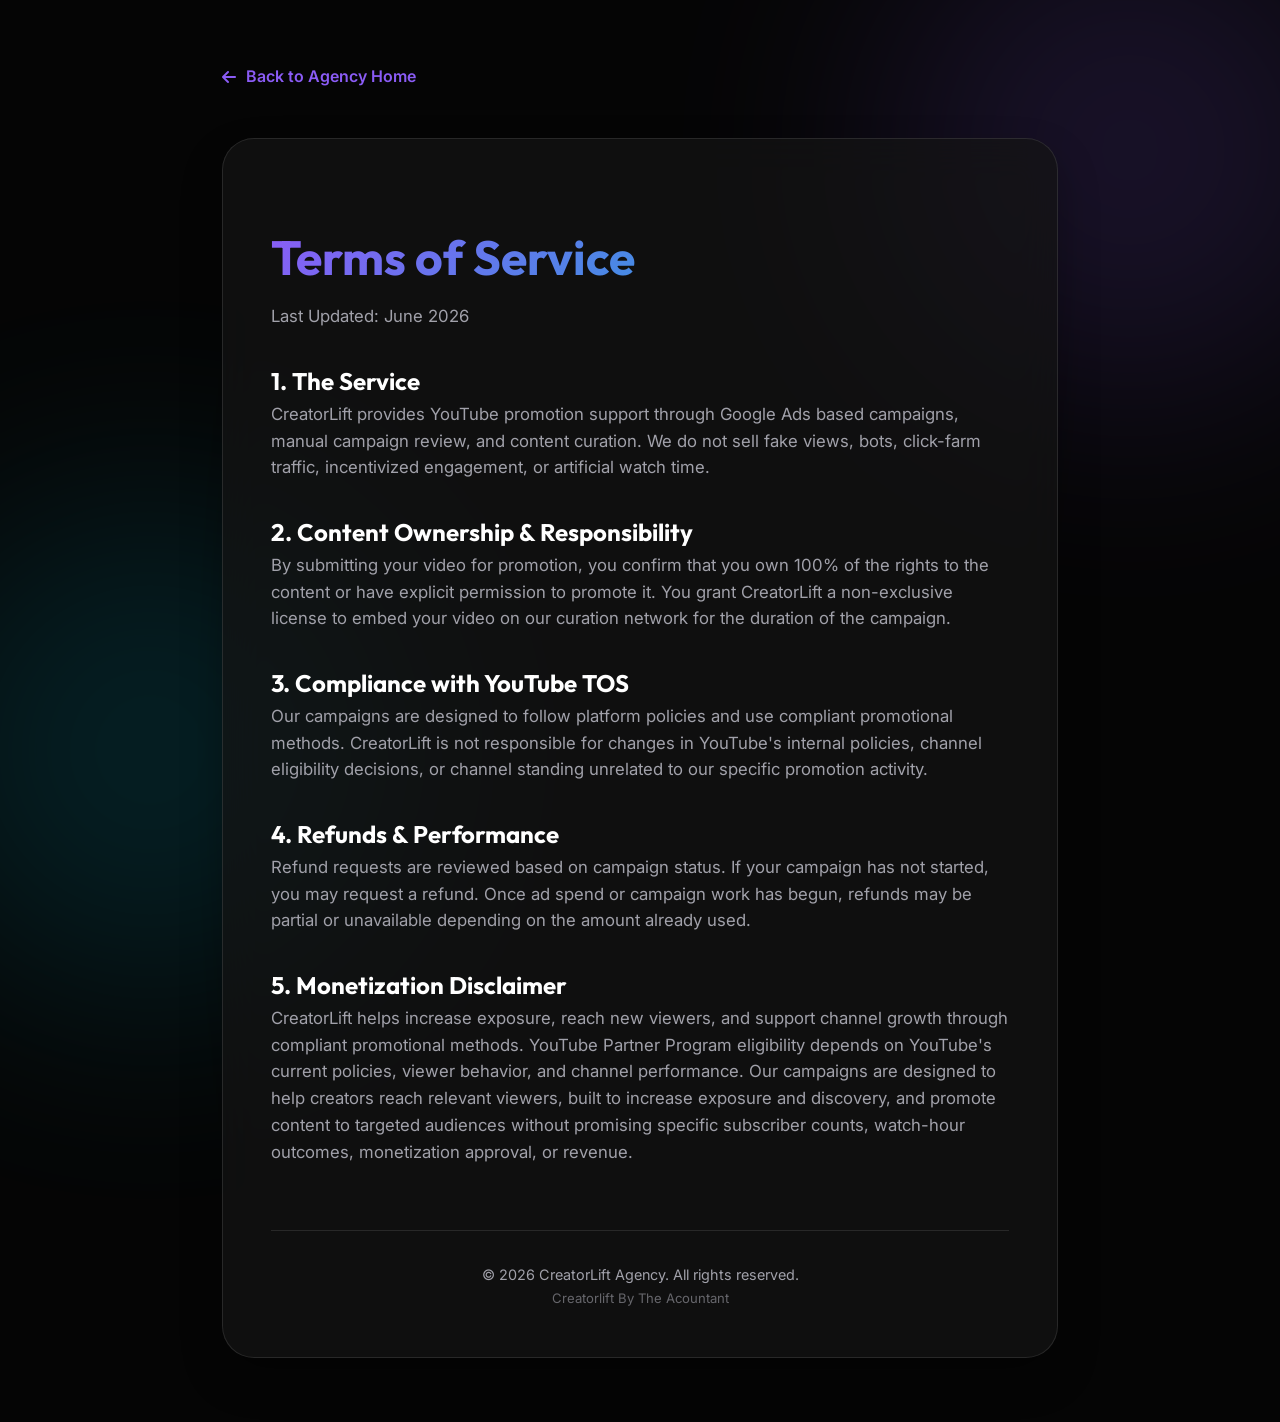
<file: terms.html>
<!DOCTYPE html>
<html lang="en">
<head>
    <meta name="google-adsense-account" content="ca-pub-4998932108087321">
    <meta charset="UTF-8">
    <meta name="viewport" content="width=device-width, initial-scale=1.0">
    <title>Terms of Service | CreatorLift Agency</title>
    <link rel="stylesheet" href="styles.css">
    <link rel="stylesheet" href="https://cdnjs.cloudflare.com/ajax/libs/font-awesome/6.4.0/css/all.min.css">
    <link rel="icon" type="image/svg+xml" href="data:image/svg+xml,<svg xmlns='http://www.w3.org/2000/svg' viewBox='0 0 100 100'><rect width='100' height='100' rx='20' fill='url(%23g)'/><defs><linearGradient id='g' x1='0' x2='1' y1='0' y2='1'><stop offset='0' stop-color='%238b5cf6'/><stop offset='1' stop-color='%2306b6d4'/></linearGradient></defs><text y='.75em' x='50%' font-size='60' text-anchor='middle' fill='white' font-family='Outfit' font-weight='bold' dy='.3em'>C</text></svg>">
    <style>
        body { 
            background-color: var(--bg-color);
            color: var(--text-primary);
            font-family: 'Inter', sans-serif;
            padding: 4rem 2rem;
            max-width: 900px;
            margin: 0 auto;
        }
        .terms-container {
            background: var(--bg-card);
            backdrop-filter: blur(20px);
            border: 1px solid var(--glass-border);
            padding: 3rem;
            border-radius: 32px;
            box-shadow: 0 20px 40px rgba(0,0,0,0.3);
        }
        h1, h2 { font-family: 'Outfit'; margin-top: 2rem; }
        h1 { 
            background: var(--accent-gradient);
            -webkit-background-clip: text;
            -webkit-text-fill-color: transparent;
            font-size: 3rem;
            margin-bottom: 0.5rem;
        }
        p, li { color: var(--text-secondary); margin-bottom: 1.5rem; font-size: 1.05rem; }
        .back-link { 
            display: inline-flex; 
            align-items: center;
            gap: 10px;
            margin-bottom: 3rem; 
            color: var(--primary-glow); 
            text-decoration: none; 
            font-weight: 600;
        }
        .back-link:hover { text-decoration: underline; }
    </style>
</head>
<body>
    <div class="blob blob-1"></div>
    <div class="blob blob-2"></div>

    <a href="index.html" class="back-link"><i class="fas fa-arrow-left"></i> Back to Agency Home</a>
    
    <div class="terms-container">
        <h1>Terms of Service</h1>
        <p>Last Updated: June 2026</p>

        <h2>1. The Service</h2>
        <p>CreatorLift provides YouTube promotion support through Google Ads based campaigns, manual campaign review, and content curation. We do not sell fake views, bots, click-farm traffic, incentivized engagement, or artificial watch time.</p>

        <h2>2. Content Ownership & Responsibility</h2>
        <p>By submitting your video for promotion, you confirm that you own 100% of the rights to the content or have explicit permission to promote it. You grant CreatorLift a non-exclusive license to embed your video on our curation network for the duration of the campaign.</p>

        <h2>3. Compliance with YouTube TOS</h2>
        <p>Our campaigns are designed to follow platform policies and use compliant promotional methods. CreatorLift is not responsible for changes in YouTube's internal policies, channel eligibility decisions, or channel standing unrelated to our specific promotion activity.</p>

        <h2>4. Refunds & Performance</h2>
        <p>Refund requests are reviewed based on campaign status. If your campaign has not started, you may request a refund. Once ad spend or campaign work has begun, refunds may be partial or unavailable depending on the amount already used.</p>

        <h2>5. Monetization Disclaimer</h2>
        <p>CreatorLift helps increase exposure, reach new viewers, and support channel growth through compliant promotional methods. YouTube Partner Program eligibility depends on YouTube's current policies, viewer behavior, and channel performance. Our campaigns are designed to help creators reach relevant viewers, built to increase exposure and discovery, and promote content to targeted audiences without promising specific subscriber counts, watch-hour outcomes, monetization approval, or revenue.</p>

        <div style="margin-top: 4rem; padding-top: 2rem; border-top: 1px solid var(--glass-border); text-align: center; color: var(--text-secondary); font-size: 0.9rem;">
            &copy; 2026 CreatorLift Agency. All rights reserved.<br>
            <span style="opacity:0.6; font-size:0.82rem;">Creatorlift By The Acountant</span>
        </div>
    </div>
</body>
</html>
</file>
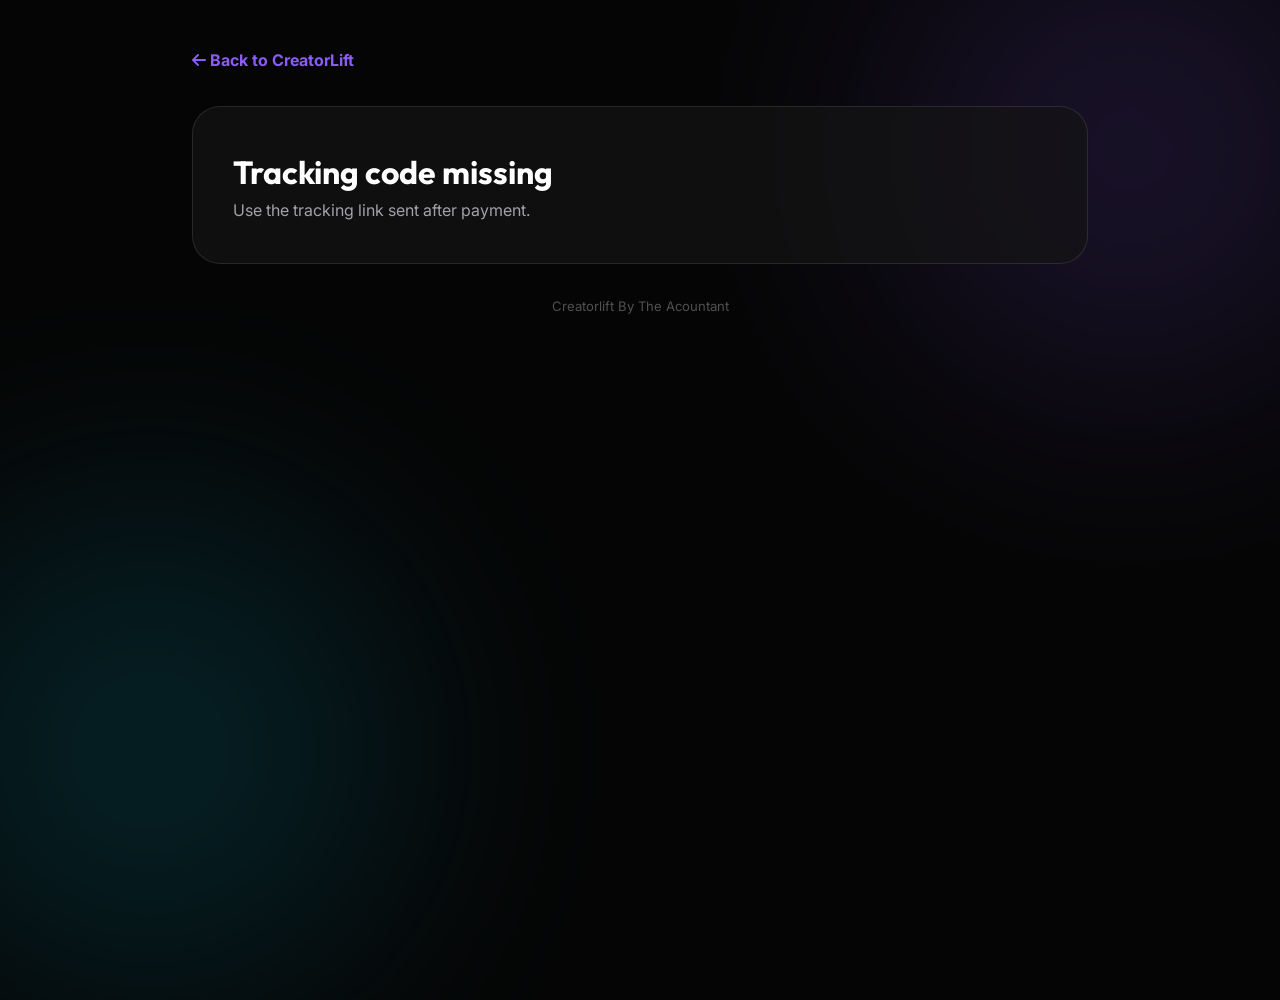
<file: track.html>
<!DOCTYPE html>
<html lang="en">
<head>
    <meta name="google-adsense-account" content="ca-pub-4998932108087321">
    <meta charset="UTF-8">
    <meta name="viewport" content="width=device-width, initial-scale=1.0">
    <title>Campaign Tracking | CreatorLift</title>
    <link rel="stylesheet" href="styles.css">
    <link rel="stylesheet" href="https://cdnjs.cloudflare.com/ajax/libs/font-awesome/6.4.0/css/all.min.css">
    <style>
        body {
            background-color: var(--bg-color);
            color: var(--text-primary);
            font-family: 'Inter', sans-serif;
            min-height: 100vh;
            padding: 3rem 0;
        }

        .tracking-shell {
            max-width: 960px;
            margin: 0 auto;
            padding: 0 2rem;
        }

        .tracking-card {
            background: var(--bg-card);
            border: 1px solid var(--glass-border);
            border-radius: 28px;
            padding: 2.5rem;
            margin-top: 2rem;
        }

        .tracking-grid {
            display: grid;
            grid-template-columns: 260px 1fr;
            gap: 2rem;
            align-items: start;
        }

        .tracking-thumb {
            width: 100%;
            border-radius: 18px;
            border: 1px solid var(--glass-border);
            background: rgba(255,255,255,0.04);
        }

        .tracking-meta {
            display: grid;
            grid-template-columns: repeat(auto-fit, minmax(180px, 1fr));
            gap: 1rem;
            margin: 1.5rem 0;
        }

        .tracking-meta div,
        .update-item {
            background: rgba(255,255,255,0.03);
            border: 1px solid var(--glass-border);
            border-radius: 16px;
            padding: 1rem;
        }

        .tracking-meta span {
            display: block;
            color: var(--text-secondary);
            font-size: 0.78rem;
            text-transform: uppercase;
            letter-spacing: 1px;
            margin-bottom: 0.35rem;
        }

        .status-badge {
            display: inline-flex;
            align-items: center;
            gap: 0.5rem;
            padding: 0.45rem 0.85rem;
            border-radius: 999px;
            background: rgba(139, 92, 246, 0.12);
            color: var(--text-primary);
            border: 1px solid rgba(139, 92, 246, 0.25);
            font-size: 0.85rem;
            font-weight: 700;
        }

        .update-list {
            display: grid;
            gap: 1rem;
            margin-top: 1rem;
        }

        .back-link {
            color: var(--primary-glow);
            text-decoration: none;
            font-weight: 700;
        }

        @media (max-width: 760px) {
            .tracking-grid {
                grid-template-columns: 1fr;
            }

            .tracking-card {
                padding: 1.5rem;
            }
        }
    </style>
</head>
<body>
    <div class="blob blob-1"></div>
    <div class="blob blob-2"></div>

    <main class="tracking-shell">
        <a href="index.html" class="back-link"><i class="fas fa-arrow-left"></i> Back to CreatorLift</a>
        <div class="tracking-card" id="trackingCard">
            <h1>Loading campaign...</h1>
            <p style="color: var(--text-secondary);">Please wait while we fetch your campaign status.</p>
        </div>
    </main>

    <script>
        const API_BASE = '';

        function escapeHtml(value) {
            return String(value || '').replace(/[&<>"']/g, (char) => ({
                '&': '&amp;',
                '<': '&lt;',
                '>': '&gt;',
                '"': '&quot;',
                "'": '&#039;'
            }[char]));
        }

        function statusLabel(status) {
            return String(status || '').replace(/_/g, ' ').replace(/\b\w/g, char => char.toUpperCase());
        }

        function getTrackingCode() {
            const query = new URLSearchParams(window.location.search);
            if (query.get('c')) return query.get('c');
            const parts = window.location.pathname.split('/').filter(Boolean);
            return parts[0] === 'track' ? parts[1] : '';
        }

        function renderCampaign(campaign) {
            const updates = campaign.customer_updates || [];
            const updateMarkup = updates.length ? updates.map(update => `
                <div class="update-item">
                    <strong>${escapeHtml(new Date(update.created_at).toLocaleString())}</strong>
                    <p style="color: var(--text-secondary); margin-top: 0.5rem;">${escapeHtml(update.message)}</p>
                </div>
            `).join('') : `
                <div class="update-item">
                    <p style="color: var(--text-secondary);">No customer-facing campaign updates have been posted yet.</p>
                </div>
            `;

            const badge = campaign.plan_badge || 'PROMOTION PLAN';
            const duration = campaign.campaign_duration || `${campaign.promotion_duration_days || 4} days`;
            const features = campaign.plan_features || [];
            const featuresMarkup = features.length ? `
                <div style="margin-top: 1.5rem; background: rgba(255,255,255,0.02); border: 1px solid var(--glass-border); padding: 1.5rem; border-radius: 16px;">
                    <h3 style="font-size: 1rem; margin-bottom: 0.75rem; color: var(--primary-glow);">Included Features</h3>
                    <ul style="list-style: none; padding: 0; display: grid; grid-template-columns: repeat(auto-fit, minmax(240px, 1fr)); gap: 0.5rem; font-size: 0.9rem; color: var(--text-secondary);">
                        ${features.map(f => `<li><i class="fas fa-check" style="color: #22c55e; margin-right: 8px;"></i>${escapeHtml(f)}</li>`).join('')}
                    </ul>
                </div>
            ` : '';

            document.getElementById('trackingCard').innerHTML = `
                <div style="display: flex; justify-content: space-between; gap: 1rem; flex-wrap: wrap; align-items: center;">
                    <div>
                        <div style="display: inline-block; font-size: 0.72rem; font-weight: 800; background: var(--accent-gradient); -webkit-background-clip: text; -webkit-text-fill-color: transparent; border: 1px solid var(--glass-border); padding: 0.25rem 0.6rem; border-radius: 999px; margin-bottom: 0.5rem;">${escapeHtml(badge)}</div>
                        <h1>Campaign Tracking</h1>
                        <p style="color: var(--text-secondary);">${escapeHtml(campaign.plan_description || 'Track review, setup, curation, and completion updates.')}</p>
                    </div>
                    <span class="status-badge"><i class="fas fa-circle"></i>${escapeHtml(statusLabel(campaign.status))}</span>
                </div>

                <div class="tracking-grid" style="margin-top: 2rem;">
                    <img class="tracking-thumb" src="${escapeHtml(campaign.thumbnail)}" alt="">
                    <div>
                        <h2>${escapeHtml(campaign.video_title || 'Submitted YouTube Video')}</h2>
                        <div class="tracking-meta">
                            <div><span>Plan</span>${escapeHtml(campaign.plan)}</div>
                            <div><span>Amount Paid</span>NGN ${Number(campaign.amount_paid || 0).toLocaleString()}</div>
                            <div><span>Duration</span>${escapeHtml(duration)}</div>
                            <div><span>Curation Access</span>${escapeHtml(campaign.curation_access_type || 'Curation Listing')}</div>
                        </div>
                        <a href="${escapeHtml(campaign.video_url)}" target="_blank" class="btn" style="border: 1px solid var(--glass-border); color: white;">Open YouTube Video</a>
                    </div>
                </div>

                ${featuresMarkup}

                <h2 style="margin-top: 2.5rem;">Campaign Updates</h2>
                <div class="update-list">${updateMarkup}</div>

                <p style="color: var(--text-secondary); margin-top: 2rem; font-size: 0.9rem;">
                    Our campaigns are designed to help creators reach relevant viewers, built to increase exposure and discovery, and promote content to targeted audiences rather than promising specific counts of subscribers, watch hours, monetization approval, or revenue.
                </p>
            `;
        }

        async function loadTracking() {
            const code = getTrackingCode();
            if (!code) {
                document.getElementById('trackingCard').innerHTML = '<h1>Tracking code missing</h1><p style="color: var(--text-secondary);">Use the tracking link sent after payment.</p>';
                return;
            }
            try {
                const res = await fetch(`${API_BASE}/campaigns/track/${encodeURIComponent(code)}`);
                const data = await res.json();
                if (!res.ok || !data.success) throw new Error(data.message || 'Campaign not found.');
                renderCampaign(data.campaign);
            } catch (err) {
                document.getElementById('trackingCard').innerHTML = `<h1>Campaign not found</h1><p style="color: var(--text-secondary);">${escapeHtml(err.message)}</p>`;
            }
        }

        loadTracking();
    </script>
    <footer style="text-align:center; color:rgba(255,255,255,0.3); font-size:0.82rem; padding:2rem 1rem;">Creatorlift By The Acountant</footer>
</body>
</html>
</file>
<file: styles.css>
@import url('https://fonts.googleapis.com/css2?family=Inter:wght@300;400;600&family=Outfit:wght@400;700&display=swap');

:root {
    --bg-color: #050505;
    --bg-card: rgba(20, 20, 20, 0.7);
    --primary-glow: #8b5cf6;
    --secondary-glow: #06b6d4;
    --text-primary: #ffffff;
    --text-secondary: #a1a1aa;
    --accent-gradient: linear-gradient(135deg, #8b5cf6 0%, #06b6d4 100%);
    --glass-border: rgba(255, 255, 255, 0.1);
}

* {
    margin: 0;
    padding: 0;
    box-sizing: border-box;
}

body {
    background-color: var(--bg-color);
    color: var(--text-primary);
    font-family: 'Inter', sans-serif;
    line-height: 1.6;
    overflow-x: hidden;
}

h1, h2, h3 {
    font-family: 'Outfit', sans-serif;
}

.container {
    max-width: 1200px;
    margin: 0 auto;
    padding: 0 2rem;
}

/* Background Effects */
.blob {
    position: absolute;
    width: 500px;
    height: 500px;
    background: var(--primary-glow);
    filter: blur(120px);
    opacity: 0.15;
    z-index: -1;
    border-radius: 50%;
}

.blob-1 { top: -100px; right: -100px; }
.blob-2 { bottom: -100px; left: -100px; background: var(--secondary-glow); }

/* Hero Section */
.hero {
    height: 100vh;
    display: flex;
    align-items: center;
    justify-content: center;
    text-align: center;
    position: relative;
    padding-top: 80px;
    background: radial-gradient(circle at 50% 50%, rgba(139, 92, 246, 0.1) 0%, transparent 50%);
}

.hero::before {
    content: '';
    position: absolute;
    top: 0;
    left: 0;
    right: 0;
    bottom: 0;
    background: url('https://www.transparenttextures.com/patterns/carbon-fibre.png');
    opacity: 0.1;
    z-index: -1;
}

.hero-content {
    max-width: 800px;
    animation: fadeInUp 1s ease-out;
}

.hero h1 {
    font-size: 4.5rem;
    line-height: 1.1;
    margin-bottom: 1.5rem;
    background: var(--accent-gradient);
    -webkit-background-clip: text;
    -webkit-text-fill-color: transparent;
}

.hero p {
    font-size: 1.25rem;
    color: var(--text-secondary);
    margin-bottom: 2.5rem;
}

/* Buttons */
.btn {
    padding: 1rem 2.5rem;
    border-radius: 50px;
    font-weight: 600;
    text-decoration: none;
    transition: all 0.3s ease;
    display: inline-block;
    cursor: pointer;
}

.btn-primary {
    background: var(--accent-gradient);
    color: white;
    border: none;
    box-shadow: 0 10px 20px rgba(139, 92, 246, 0.3);
}

.btn-primary:hover {
    transform: translateY(-3px);
    box-shadow: 0 15px 30px rgba(139, 92, 246, 0.4);
}

/* Features Section */
.section {
    padding: 8rem 0;
}

.section-title {
    text-align: center;
    font-size: 3rem;
    margin-bottom: 4rem;
}

.grid {
    display: grid;
    grid-template-columns: repeat(auto-fit, minmax(300px, 1fr));
    gap: 2rem;
}

.card {
    background: var(--bg-card);
    backdrop-filter: blur(10px);
    border: 1px solid var(--glass-border);
    padding: 2.5rem;
    border-radius: 24px;
    transition: transform 0.3s ease;
}

.card:hover {
    transform: translateY(-10px);
    border-color: rgba(139, 92, 246, 0.5);
}

.card i {
    font-size: 2.5rem;
    margin-bottom: 1.5rem;
    background: var(--accent-gradient);
    -webkit-background-clip: text;
    -webkit-text-fill-color: transparent;
}

.card h3 {
    margin-bottom: 1rem;
    font-size: 1.5rem;
}

.card p {
    color: var(--text-secondary);
}

/* Onboarding Form */
.form-container {
    max-width: 600px;
    margin: 0 auto;
    background: var(--bg-card);
    backdrop-filter: blur(10px);
    border: 1px solid var(--glass-border);
    padding: 3rem;
    border-radius: 32px;
}

.form-group {
    margin-bottom: 1.5rem;
}

.form-group label {
    display: block;
    margin-bottom: 0.5rem;
    color: var(--text-secondary);
}

.form-group input {
    width: 100%;
    padding: 1rem;
    background: rgba(255, 255, 255, 0.05);
    border: 1px solid var(--glass-border);
    border-radius: 12px;
    color: white;
    font-size: 1rem;
}

.form-group input:focus, .form-group select:focus {
    outline: none;
    border-color: var(--primary-glow);
    box-shadow: 0 0 15px rgba(139, 92, 246, 0.2);
}

#planSelect {
    background-image: url("data:image/svg+xml,%3Csvg xmlns='http://www.w3.org/2000/svg' fill='none' viewBox='0 0 24 24' stroke='white'%3E%3Cpath stroke-linecap='round' stroke-linejoin='round' stroke-width='2' d='M19 9l-7 7-7-7'%3E%3C/path%3E%3C/svg%3E");
    background-repeat: no-repeat;
    background-position: right 1rem center;
    background-size: 1.5rem;
    padding-right: 3rem;
}

/* Animations */
@keyframes fadeInUp {
    from {
        opacity: 0;
        transform: translateY(30px);
    }
    to {
        opacity: 1;
        transform: translateY(0);
    }
}

.reveal {
    opacity: 0;
    transform: translateY(30px);
    transition: all 0.8s ease-out;
}

.reveal.active {
    opacity: 1;
    transform: translateY(0);
}

@media (max-width: 768px) {
    .hero h1 { font-size: 3rem; }
    .section { padding: 4rem 0; }
}

/* --- NEW SECTIONS STYLES --- */

/* How It Works Steps */
.steps-grid {
    display: flex;
    justify-content: space-between;
    align-items: flex-start;
    gap: 1rem;
    margin-top: 2rem;
}

.step-card {
    flex: 1;
    text-align: center;
    position: relative;
    padding: 2rem;
    background: var(--bg-card);
    border-radius: 24px;
    border: 1px solid var(--glass-border);
    transition: all 0.3s ease;
}

.step-number {
    position: absolute;
    top: -15px;
    left: 50%;
    transform: translateX(-50%);
    width: 40px;
    height: 40px;
    background: var(--accent-gradient);
    border-radius: 50%;
    display: flex;
    align-items: center;
    justify-content: center;
    font-weight: 700;
    font-size: 1.2rem;
    box-shadow: 0 5px 15px rgba(139, 92, 246, 0.4);
}

.step-icon {
    font-size: 2.5rem;
    margin-bottom: 1.5rem;
    margin-top: 0.5rem;
    background: var(--accent-gradient);
    -webkit-background-clip: text;
    -webkit-text-fill-color: transparent;
}

.step-connector {
    align-self: center;
    color: var(--glass-border);
    font-size: 1.5rem;
    padding-bottom: 2rem;
}

/* Stats Banner */
.stats-banner {
    background: var(--bg-card);
    backdrop-filter: blur(20px);
    border: 1px solid var(--glass-border);
    border-radius: 32px;
    padding: 3rem;
    display: flex;
    justify-content: space-around;
    align-items: center;
    text-align: center;
    box-shadow: 0 20px 40px rgba(0,0,0,0.3);
}

.stat-number {
    font-family: 'Outfit', sans-serif;
    font-size: 3rem;
    font-weight: 700;
    background: var(--accent-gradient);
    -webkit-background-clip: text;
    -webkit-text-fill-color: transparent;
    margin-bottom: 0.5rem;
}

.stat-label {
    color: var(--text-secondary);
    text-transform: uppercase;
    letter-spacing: 2px;
    font-size: 0.8rem;
    font-weight: 600;
}

.stat-divider {
    width: 1px;
    height: 60px;
    background: var(--glass-border);
}

.trust-banner .stat-item {
    max-width: 190px;
}

.trust-icon {
    display: block;
    font-size: 2rem;
    margin: 0 auto 1rem;
    color: var(--primary-glow);
}

.trust-grid {
    grid-template-columns: repeat(auto-fit, minmax(260px, 1fr));
}

.trust-point {
    display: flex;
    align-items: center;
    gap: 1rem;
    padding: 1.25rem 1.5rem;
    background: var(--bg-card);
    border: 1px solid var(--glass-border);
    border-radius: 16px;
    color: var(--text-primary);
    font-weight: 600;
}

.trust-point i {
    color: var(--secondary-glow);
    font-size: 1.25rem;
    width: 1.5rem;
    text-align: center;
}

.empty-state {
    grid-column: 1 / -1;
    text-align: center;
    padding: 4rem 2rem;
    background: rgba(255,255,255,0.02);
    border-radius: 24px;
    border: 1px dashed var(--glass-border);
}

.empty-state i {
    font-size: 2.75rem;
    color: var(--primary-glow);
    margin-bottom: 1rem;
    opacity: 0.75;
}

.empty-state p {
    color: var(--text-secondary);
    max-width: 520px;
    margin: 0.75rem auto 0;
}

#pricing li + li {
    margin-top: 0.75rem;
}

.pricing-disclaimer,
.checkout-note {
    color: var(--text-secondary);
    font-size: 0.9rem;
    line-height: 1.7;
}

.pricing-disclaimer {
    max-width: 900px;
    margin: 2rem auto 0;
    text-align: center;
    padding: 1.25rem 1.5rem;
    border: 1px solid var(--glass-border);
    border-radius: 16px;
    background: rgba(255, 255, 255, 0.03);
}

.checkout-note {
    margin: -0.5rem 0 1.5rem;
}

.site-footer {
    padding: 4rem 0;
    border-top: 1px solid var(--glass-border);
}

.footer-inner {
    display: flex;
    justify-content: space-between;
    align-items: center;
    gap: 2rem;
    color: var(--text-secondary);
    font-size: 0.9rem;
}

.footer-links {
    display: flex;
    flex-wrap: wrap;
    gap: 1rem 2rem;
    justify-content: flex-end;
}

.footer-links a {
    color: inherit;
    text-decoration: none;
}

.footer-links a:hover {
    color: var(--text-primary);
}

/* Testimonials */
.testimonial-card {
    background: var(--bg-card);
    border: 1px solid var(--glass-border);
    padding: 2.5rem;
    border-radius: 24px;
    display: flex;
    flex-direction: column;
    justify-content: space-between;
}

.testimonial-stars {
    color: #f59e0b;
    margin-bottom: 1.5rem;
    font-size: 0.9rem;
}

.testimonial-text {
    font-style: italic;
    font-size: 1.1rem;
    margin-bottom: 2rem;
    line-height: 1.8;
}

.testimonial-author {
    display: flex;
    align-items: center;
    gap: 1rem;
}

.author-avatar {
    width: 50px;
    height: 50px;
    border-radius: 50%;
    display: flex;
    align-items: center;
    justify-content: center;
    font-weight: 700;
    color: white;
}

.author-name {
    font-weight: 600;
}

.author-role {
    font-size: 0.8rem;
    color: var(--text-secondary);
}

/* FAQ Accordion */
.faq-list {
    display: flex;
    flex-direction: column;
    gap: 1rem;
}

.faq-item {
    background: var(--bg-card);
    border: 1px solid var(--glass-border);
    border-radius: 16px;
    overflow: hidden;
    transition: all 0.3s ease;
}

.faq-question {
    width: 100%;
    padding: 1.5rem 2rem;
    background: none;
    border: none;
    color: white;
    font-family: 'Outfit', sans-serif;
    font-size: 1.1rem;
    font-weight: 600;
    text-align: left;
    display: flex;
    justify-content: space-between;
    align-items: center;
    cursor: pointer;
}

.faq-icon {
    font-size: 0.8rem;
    transition: transform 0.3s ease;
    color: var(--text-secondary);
}

.faq-answer {
    max-height: 0;
    overflow: hidden;
    transition: max-height 0.3s ease-out, padding 0.3s ease;
    background: rgba(255, 255, 255, 0.02);
    color: var(--text-secondary);
    font-size: 0.95rem;
    line-height: 1.6;
}

.faq-item.active .faq-answer {
    max-height: 520px;
    padding: 0 2rem 2rem 2rem;
}

.faq-item.active .faq-icon {
    transform: rotate(180deg);
}

.faq-item.active {
    border-color: var(--primary-glow);
}

/* Floating WhatsApp Button */
.whatsapp-float {
    position: fixed;
    bottom: 30px;
    right: 30px;
    width: 60px;
    height: 60px;
    background-color: #25d366;
    color: #fff;
    border-radius: 50px;
    text-align: center;
    font-size: 30px;
    box-shadow: 2px 2px 3px #999;
    z-index: 1000;
    display: flex;
    align-items: center;
    justify-content: center;
    text-decoration: none;
    transition: all 0.3s ease;
}

.whatsapp-float:hover {
    transform: scale(1.1);
    background-color: #128c7e;
}

.whatsapp-tooltip {
    position: absolute;
    right: 75px;
    background: #fff;
    color: #333;
    padding: 5px 15px;
    border-radius: 8px;
    font-size: 14px;
    font-weight: 600;
    white-space: nowrap;
    opacity: 0;
    visibility: hidden;
    transition: opacity 0.3s;
}

.whatsapp-float:hover .whatsapp-tooltip {
    opacity: 1;
    visibility: visible;
}

/* Responsive Steps */
@media (max-width: 992px) {
    .steps-grid {
        flex-direction: column;
        align-items: center;
    }
    .step-connector {
        transform: rotate(90deg);
        padding: 1rem 0;
    }
    .step-card {
        width: 100%;
        max-width: 400px;
    }
    .stats-banner {
        flex-direction: column;
        gap: 2rem;
    }
    .stat-divider {
        width: 60%;
        height: 1px;
    }
}

@media (max-width: 768px) {
    .container {
        padding: 0 1.25rem;
    }

    .hero {
        min-height: 100vh;
        height: auto;
        padding: 8rem 0 4rem;
    }

    .hero-btns {
        flex-direction: column;
        align-items: stretch;
    }

    .form-container {
        padding: 2rem;
        border-radius: 24px;
    }

    .footer-inner {
        flex-direction: column;
        align-items: flex-start;
    }

    .footer-links {
        justify-content: flex-start;
        gap: 0.75rem 1.25rem;
    }

    #cookieBanner {
        flex-direction: column;
        align-items: flex-start !important;
        gap: 1rem;
    }
}
</file>
